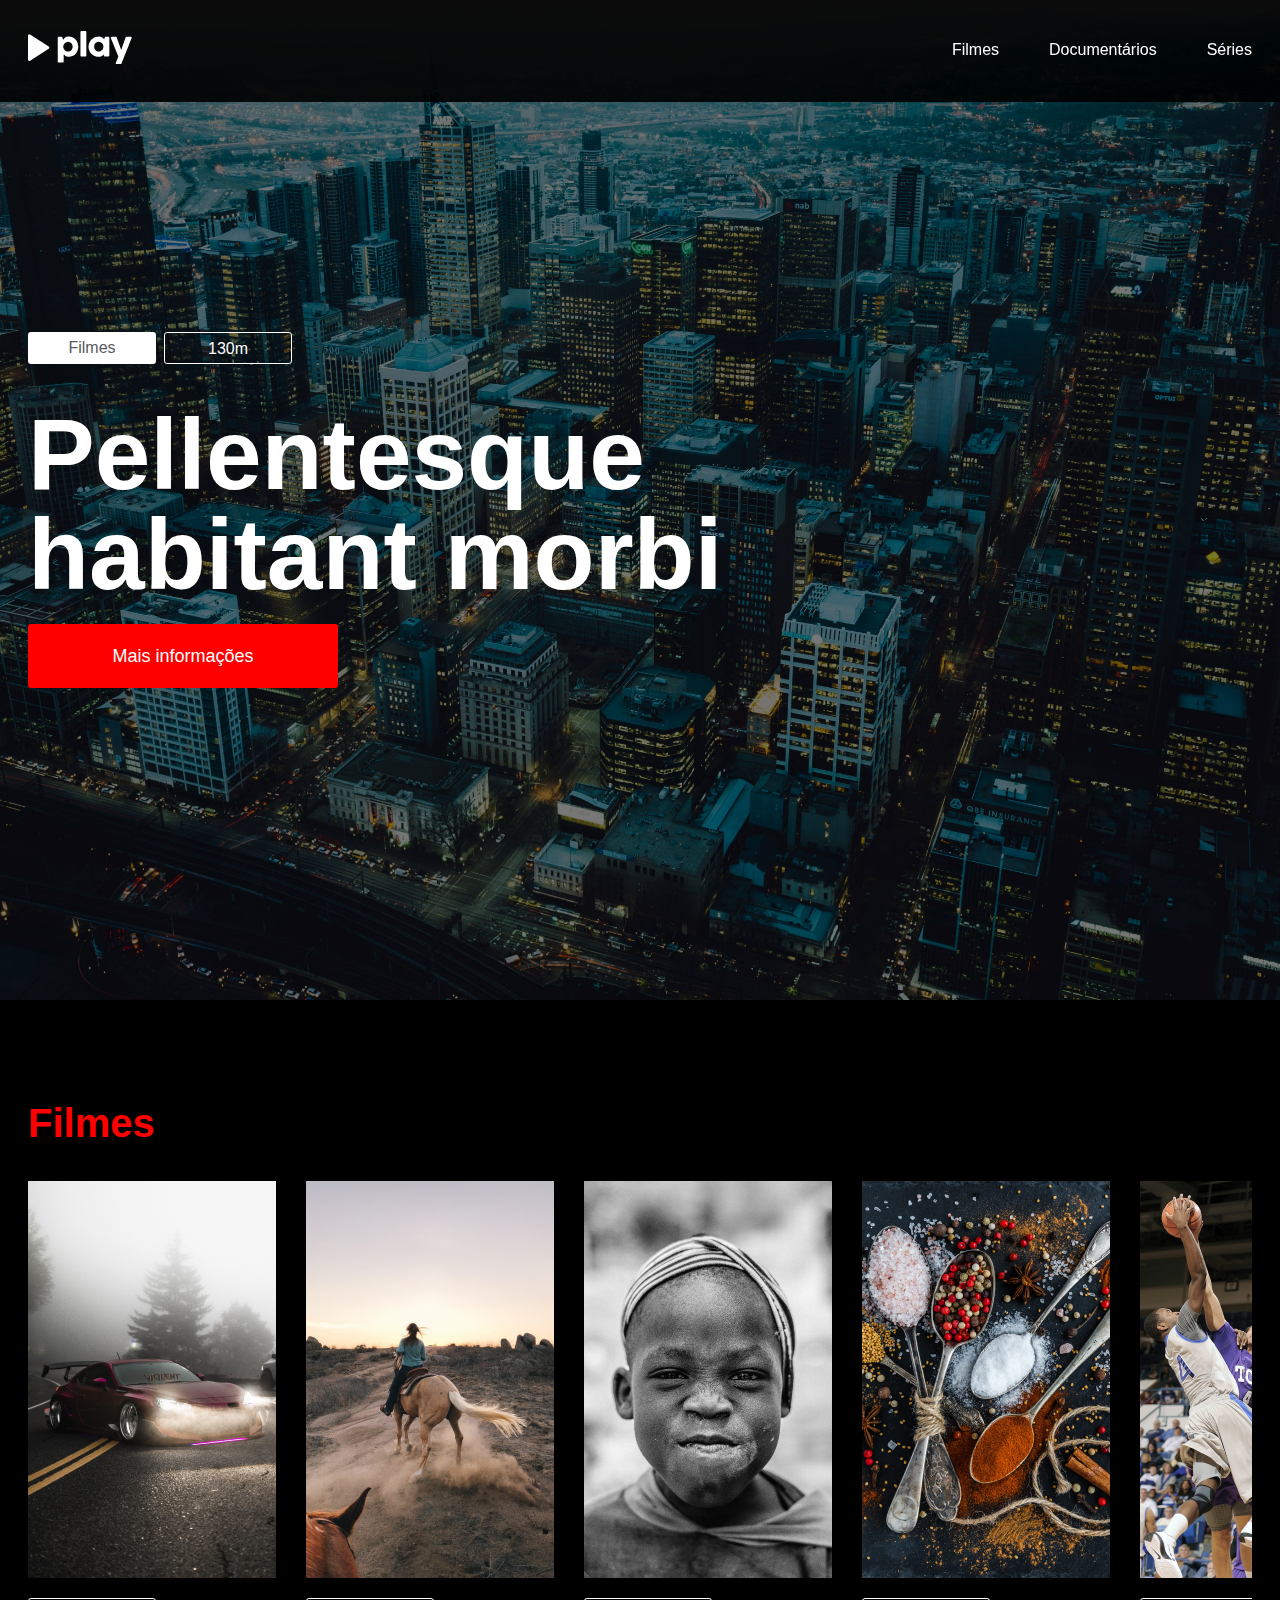
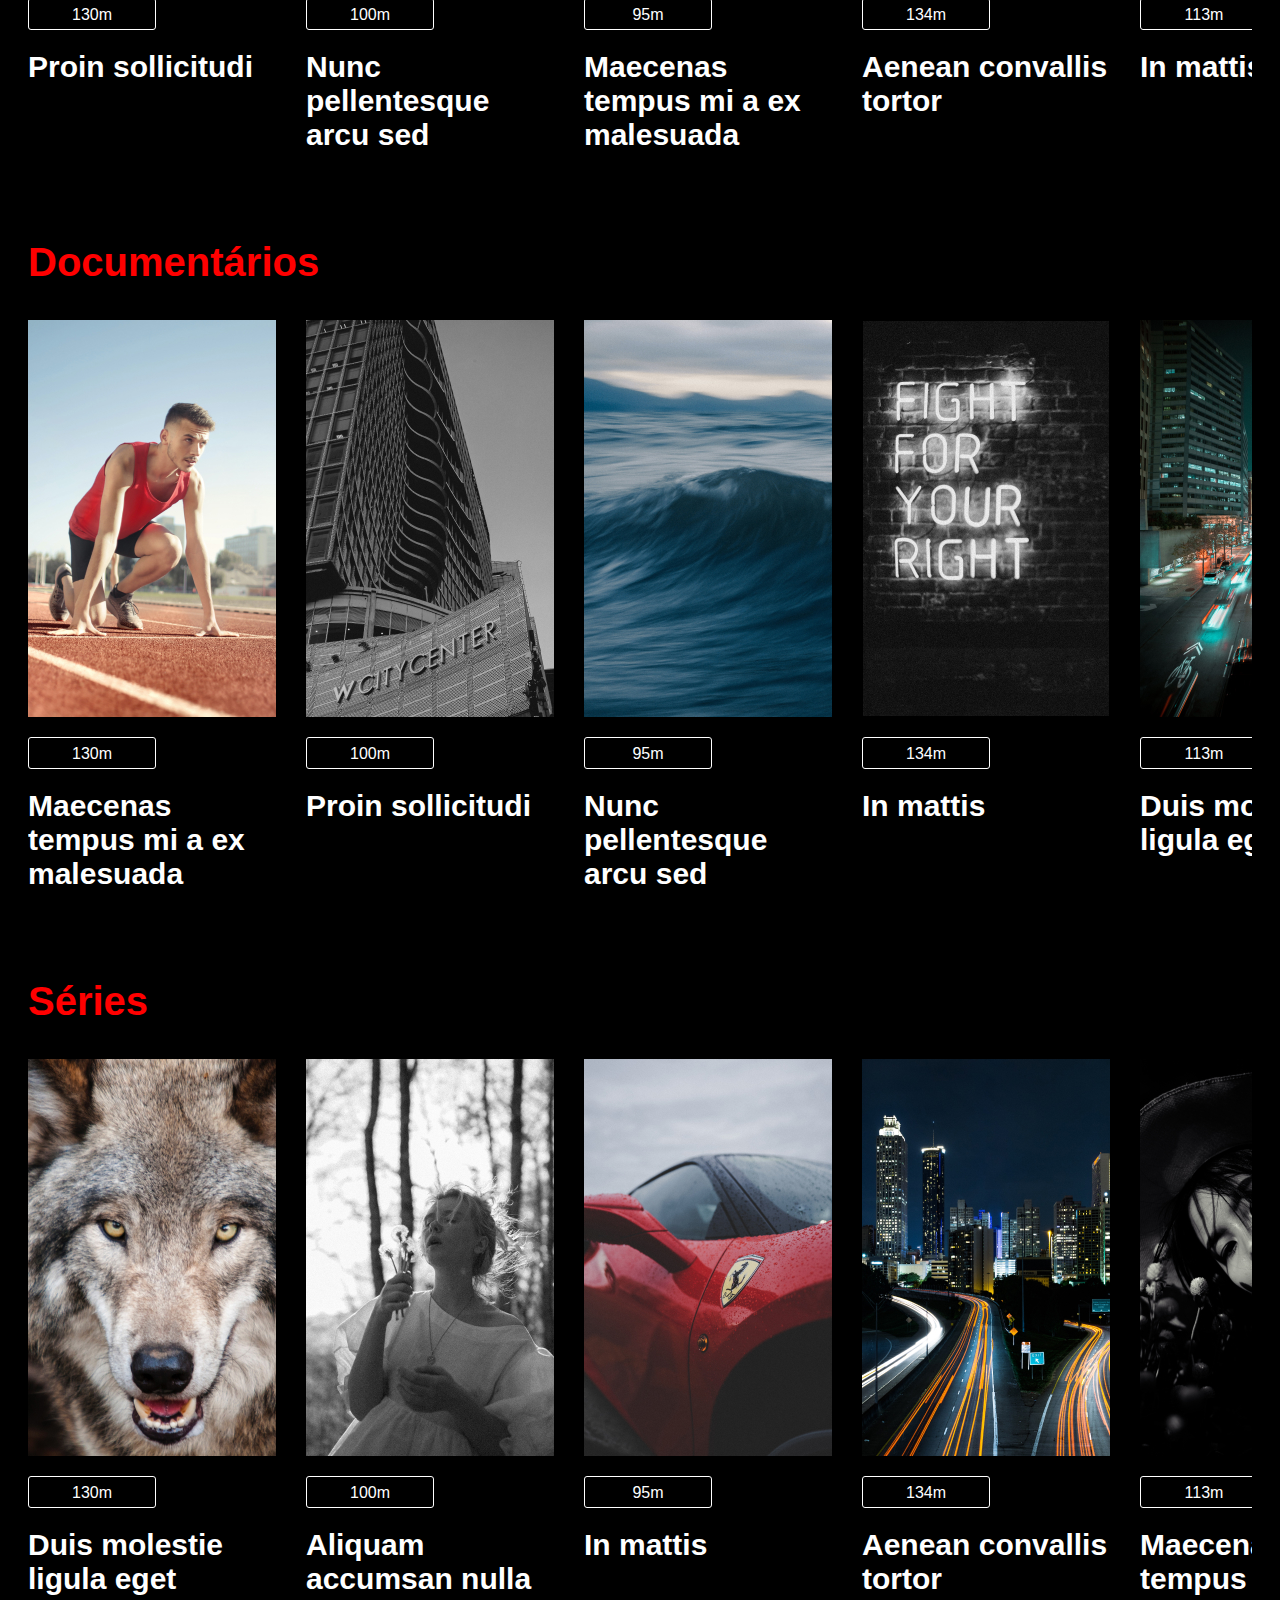
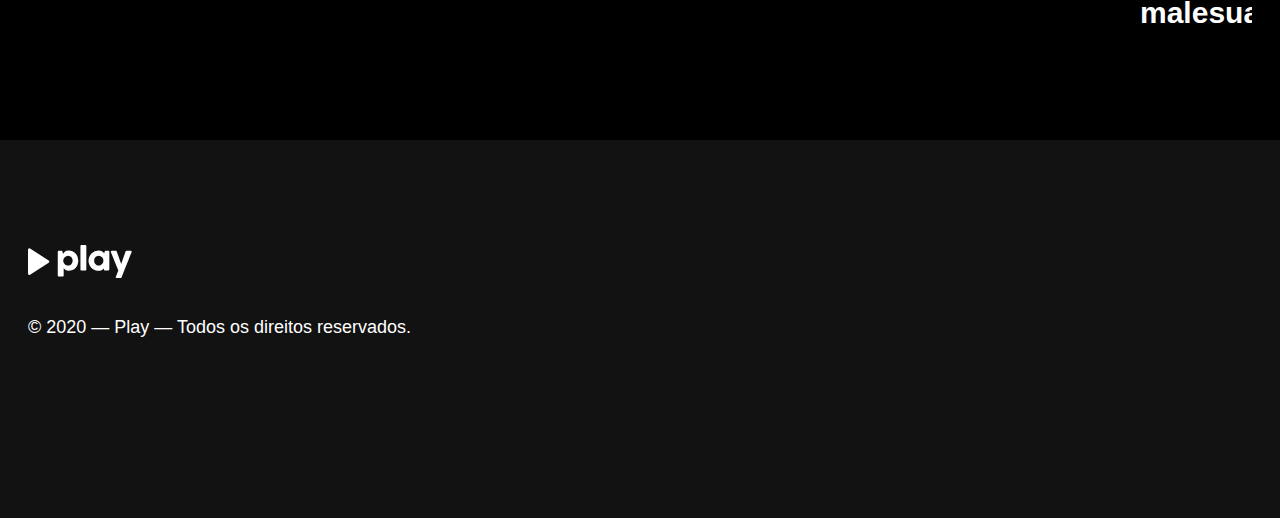
<file: index.html>
<!DOCTYPE html>
<html lang="pt-br">
<head>
    <meta charset="UTF-8">
    <meta name="viewport" content="width=device-width, initial-scale=1.0">
    <title>Play</title>
    <link rel="stylesheet" type="text/css" href="css/style.css" />
</head>
<body>
    
    <!-- INÍCIO DO HEADER -->
    <header class="cabecalho__principal">
        <div class="container__grid">
            <a class="cabecalho__logo" href="index.html">
                <svg xmlns="http://www.w3.org/2000/svg" width="103.742" height="33.244" viewBox="0 0 103.742 33.244"><defs><style>.a{fill:#fff;}</style></defs><g transform="translate(-623 -440.118)"><path class="a" d="M797.8,476.252a9.312,9.312,0,0,0-3.08-2.151,9.651,9.651,0,0,0-3.908-.782,5.914,5.914,0,0,0-2.043.31,5.324,5.324,0,0,0-1.439.781,5.773,5.773,0,0,0-1.045,1.053q-.441.58-.874,1.137l-.65-1.873q-.078-.247-.163-.456a1.616,1.616,0,0,0-.209-.371.861.861,0,0,0-.317-.255,1.126,1.126,0,0,0-.487-.093h-2.337a1.991,1.991,0,0,0-.418.046.958.958,0,0,0-.418.217,1.785,1.785,0,0,0-.286.371,1.01,1.01,0,0,0-.116.511v23.509a.909.909,0,0,0,.124.472,1.185,1.185,0,0,0,.31.348,1.52,1.52,0,0,0,.4.217,1.2,1.2,0,0,0,.4.077h3.544a1.081,1.081,0,0,0,.867-.325,1.171,1.171,0,0,0,.278-.789v-7.212q.418.464.851.929a5.961,5.961,0,0,0,1,.851,5.082,5.082,0,0,0,1.292.627,5.557,5.557,0,0,0,1.733.24,9.568,9.568,0,0,0,3.908-.789,9.406,9.406,0,0,0,3.08-2.159,9.917,9.917,0,0,0,2.02-3.227,11.346,11.346,0,0,0,0-7.994A9.941,9.941,0,0,0,797.8,476.252Zm-3.258,9.139a4.71,4.71,0,0,1-.913,1.555,4.365,4.365,0,0,1-1.408,1.045,4.19,4.19,0,0,1-1.811.387,4.755,4.755,0,0,1-1.9-.387,5.028,5.028,0,0,1-1.563-1.045,4.868,4.868,0,0,1-1.052-1.555,4.793,4.793,0,0,1-.387-1.919v-.232a4.647,4.647,0,0,1,.457-1.811,5.044,5.044,0,0,1,1.068-1.478,4.959,4.959,0,0,1,1.532-.99,4.771,4.771,0,0,1,1.849-.364,4.2,4.2,0,0,1,1.811.387,4.321,4.321,0,0,1,1.408,1.052,4.821,4.821,0,0,1,.913,1.555,5.44,5.44,0,0,1,.325,1.881A5.592,5.592,0,0,1,794.542,485.391Z" transform="translate(-127.253 -27.676)"/><path class="a" d="M921.97,440.443a1.154,1.154,0,0,0-.317-.24.733.733,0,0,0-.325-.085h-3.792a.984.984,0,0,0-.851.34,1.384,1.384,0,0,0-.248.836v23.122a1.376,1.376,0,0,0,.248.89,1.046,1.046,0,0,0,.851.3h3.59a1.23,1.23,0,0,0,.859-.3,1.141,1.141,0,0,0,.333-.89V441.294a1.127,1.127,0,0,0-.1-.48A1.382,1.382,0,0,0,921.97,440.443Z" transform="translate(-240.977 0)"/><path class="a" d="M985.4,473.814a.774.774,0,0,0-.4-.217,2.09,2.09,0,0,0-.4-.046h-2.306a2.289,2.289,0,0,0-.48.039.576.576,0,0,0-.286.155,1.114,1.114,0,0,0-.217.356q-.1.24-.255.627l-.449,1.408a6.9,6.9,0,0,0-.975-1.122,6.014,6.014,0,0,0-1.246-.89,6.832,6.832,0,0,0-1.517-.588,7.041,7.041,0,0,0-1.787-.217,10.025,10.025,0,0,0-7.151,2.933,10.185,10.185,0,0,0-2.151,3.219,10.081,10.081,0,0,0-.79,4,10.351,10.351,0,0,0,.356,2.732,10.088,10.088,0,0,0,2.584,4.488,9.933,9.933,0,0,0,4.45,2.592,10.128,10.128,0,0,0,2.7.356,5.971,5.971,0,0,0,1.524-.193,7.346,7.346,0,0,0,2.554-1.23,8.982,8.982,0,0,0,.952-.82l.2.7q.093.263.178.488a1.373,1.373,0,0,0,.209.379.8.8,0,0,0,.325.24,1.366,1.366,0,0,0,.526.085h3.049a2.087,2.087,0,0,0,.4-.046,1.214,1.214,0,0,0,.712-.6,1.377,1.377,0,0,0,.093-.5V474.7a1.245,1.245,0,0,0-.093-.5A.99.99,0,0,0,985.4,473.814Zm-5.866,11.569a4.663,4.663,0,0,1-1.029,1.54,4.928,4.928,0,0,1-1.548,1.029,4.859,4.859,0,0,1-1.927.379,4.348,4.348,0,0,1-1.834-.379,4.294,4.294,0,0,1-1.416-1.029,4.53,4.53,0,0,1-.906-1.54,5.848,5.848,0,0,1,0-3.8,4.869,4.869,0,0,1,.906-1.579,4.283,4.283,0,0,1,1.416-1.076,4.207,4.207,0,0,1,1.834-.395,4.7,4.7,0,0,1,1.927.395A4.888,4.888,0,0,1,978.5,480a5,5,0,0,1,1.029,1.579,5.042,5.042,0,0,1,0,3.8Z" transform="translate(-281.443 -27.676)"/><path class="a" d="M1119.732,475.512a.716.716,0,0,0-.348-.31,1.63,1.63,0,0,0-.681-.116h-3.978a1.331,1.331,0,0,0-.727.17,1.244,1.244,0,0,0-.434.665l-4.287,12.459-4.38-12.459a1.508,1.508,0,0,0-.371-.6.875.875,0,0,0-.635-.24h-3.823q-.821,0-1.06.441a1.209,1.209,0,0,0,.008,1.06l7.382,18.092-2.43,6.314a.613.613,0,0,0-.085.139.706.706,0,0,0-.054.31,1.122,1.122,0,0,0,.255.8,1.3,1.3,0,0,0,.952.271h3.575a.97.97,0,0,0,.681-.255,1.347,1.347,0,0,0,.387-.673l-.047.077q.217-.588.635-1.671t.983-2.515q.565-1.432,1.246-3.142t1.416-3.567q.735-1.857,1.509-3.784t1.524-3.792q.751-1.865,1.447-3.591t1.285-3.18a1.927,1.927,0,0,0,.124-.472A.72.72,0,0,0,1119.732,475.512Z" transform="translate(-393.066 -29.149)"/><path class="a" d="M643.69,472.192,625.051,460.21A1.331,1.331,0,0,0,623,461.33v23.964a1.331,1.331,0,0,0,2.051,1.12l18.639-11.982a1.331,1.331,0,0,0,0-2.24Z" transform="translate(0 -16.572)"/></g></svg>
            </a>

            <nav class="cabecalho__menu cabecalho__menuDesktop">
                <ul>
                    <li><a href="filmes.html">Filmes</a></li>
                    <li><a href="documentarios.html">Documentários</a></li>
                    <li><a href="series.html">Séries</a></li>
                </ul>
            </nav>
            
            <nav class="cabecalho__menu cabecalho__menuMobile">
                <ul>
                    <li>
                        <a href="filmes.html">
                            <svg xmlns="http://www.w3.org/2000/svg" width="24" height="16" viewBox="0 0 24 16"><defs><style>.a{fill:#fff;}</style></defs><path class="a" d="M23.458,6.111a1,1,0,0,0-1.039.075L17,10.057V7a3,3,0,0,0-3-3H3A3,3,0,0,0,0,7V17a3,3,0,0,0,3,3H14a3,3,0,0,0,3-3V13.943l5.419,3.87A.988.988,0,0,0,23,18a1.019,1.019,0,0,0,.458-.11A1,1,0,0,0,24,17V7A1,1,0,0,0,23.458,6.111ZM15,17a1,1,0,0,1-1,1H3a1,1,0,0,1-1-1V7A1,1,0,0,1,3,6H14a1,1,0,0,1,1,1Zm7-1.943L17.721,12,22,8.943Z" transform="translate(0 -4)"/></svg>
                            Filmes
                        </a>
                    </li>
                    <li>
                        <a href="documentarios.html">
                            <svg xmlns="http://www.w3.org/2000/svg" width="22" height="22" viewBox="0 0 22 22"><defs><style>.a{fill:#fff;}</style></defs><path class="a" d="M19.82,1H4.18A3.184,3.184,0,0,0,1,4.18V19.82A3.184,3.184,0,0,0,4.18,23H19.82A3.184,3.184,0,0,0,23,19.82V4.18A3.184,3.184,0,0,0,19.82,1ZM18,8h3v3H18Zm-2,3H8V3h8ZM6,11H3V8H6ZM3,13H6v3H3Zm5,0h8v8H8Zm10,0h3v3H18Zm3-8.82V6H18V3h1.82A1.181,1.181,0,0,1,21,4.18ZM4.18,3H6V6H3V4.18A1.181,1.181,0,0,1,4.18,3ZM3,19.82V18H6v3H4.18A1.181,1.181,0,0,1,3,19.82ZM19.82,21H18V18h3v1.82A1.181,1.181,0,0,1,19.82,21Z" transform="translate(-1 -1)"/></svg>
                            Documentários
                        </a>
                    </li>
                    <li>
                        <a href="series.html">
                            <svg xmlns="http://www.w3.org/2000/svg" width="22" height="22" viewBox="0 0 22 22"><defs><style>.a{fill:#fff;}</style></defs><g transform="translate(-1 -1)"><path class="a" d="M12,1A11,11,0,1,0,23,12,11.013,11.013,0,0,0,12,1Zm0,20a9,9,0,1,1,9-9A9.01,9.01,0,0,1,12,21Z"/><path class="a" d="M16.555,11.168l-6-4A1,1,0,0,0,9,8v8a1,1,0,0,0,1.555.832l6-4a1,1,0,0,0,0-1.664ZM11,14.132V9.869L14.2,12Z"/></g></svg>
                            Séries
                        </a>
                    </li>
                </ul>
            </nav>
        </div>
    </header>
    <!-- FIM DO HEADER -->

    <!-- INÍCIO DO BANNER -->
    <section class="section__banner">
        <div class="container__grid">
            <ul class="informacoes__video">
                <li class="categoria__video">Filmes</li>
                <li class="duracao__video">130m</li>
            </ul>
            <h1>
                Pellentesque habitant morbi
            </h1>
            <button>Mais informações</button>
        </div>
    </section>
    <!-- FIM DO BANNER -->

    <div class="container__grid padding">
        <!-- INÍCIO FILMES -->
        <section class="section__videos">
            <h1 class="titulo">Filmes</h1>
            <div class="filmes__carrossel">
                <ul>
                    <li>
                        <img src="imagens/thumbs/filmes/imagem-carro.jpg" alt="" />
                        <p class="duracao__video">130m</p>
                        <h2 class="titulo__video">Proin sollicitudi</h2>
                    </li>
                    <li>
                        <img src="imagens/thumbs/filmes/imagem-mulher-no-cavalo.jpg" alt="" />
                        <p class="duracao__video">100m</p>
                        <h2 class="titulo__video">Nunc pellentesque arcu sed</h2>
                    </li>
                    <li>
                        <img src="imagens/thumbs/filmes/imagem-crianca.jpg" alt="" />
                        <p class="duracao__video">95m</p>
                        <h2 class="titulo__video">Maecenas tempus mi a ex malesuada</h2>
                    </li>
                    <li>
                        <img src="imagens/thumbs/filmes/imagem-temperos.jpg" alt="" />
                        <p class="duracao__video">134m</p>
                        <h2 class="titulo__video">Aenean convallis tortor</h2>
                    </li>
                    <li>
                        <img src="imagens/thumbs/filmes/imagem-jogadores-de-basquete.jpg" alt="" />
                        <p class="duracao__video">113m</p>
                        <h2 class="titulo__video">In mattis</h2>
                    </li>
                    <li>
                        <img src="imagens/thumbs/filmes/imagem-rochas.jpg" alt="" />
                        <p class="duracao__video">121m</p>
                        <h2 class="titulo__video">Aliquam accumsan nulla</h2>
                    </li>
                    <li>
                        <img src="imagens/thumbs/filmes/imagem-carro-de-corrida.jpg" alt="" />
                        <p class="duracao__video">130m</p>
                        <h2 class="titulo__video">Duis molestie ligula aget</h2>
                    </li>
                    <li>
                        <img src="imagens/thumbs/filmes/imagem-mulher-de-cabelo-rosa.jpg" alt="" />
                        <p class="duracao__video">130m</p>
                        <h2 class="titulo__video">Etiam maximus lorem</h2>
                    </li>
                    <li>
                        <img src="imagens/thumbs/filmes/imagem-olho-cor-verde.jpg" alt="" />
                        <p class="duracao__video">130m</p>
                        <h2 class="titulo__video">Duis commodo orci</h2>
                    </li>
                </ul>
            </div>
        </section>
        <!-- FIM FILME -->

        <!-- INÍCIO DOCUMENTÁRIOS -->
        <section class="section__videos">
            <h1 class="titulo">Documentários</h1>
            <div class="filmes__carrossel">
                <ul>
                    <li>
                        <img src="imagens/thumbs/documentarios/imagem-atleta.jpg" alt="" />
                        <p class="duracao__video">130m</p>
                        <h2 class="titulo__video">Maecenas tempus mi a ex malesuada</h2>
                    </li>
                    <li>
                        <img src="imagens/thumbs/documentarios/imagem-predio.jpg" alt="" />
                        <p class="duracao__video">100m</p>
                        <h2 class="titulo__video">Proin sollicitudi</h2>
                    </li>
                    <li>
                        <img src="imagens/thumbs/documentarios/imagem-rio.jpg" alt="" />
                        <p class="duracao__video">95m</p>
                        <h2 class="titulo__video">Nunc pellentesque arcu sed</h2>
                    </li>
                    <li>
                        <img src="imagens/thumbs/documentarios/imagem-letras.jpg" alt="" />
                        <p class="duracao__video">134m</p>
                        <h2 class="titulo__video">In mattis</h2>
                    </li>
                    <li>
                        <img src="imagens/thumbs/documentarios/imagem-avenida.jpg" alt="" />
                        <p class="duracao__video">113m</p>
                        <h2 class="titulo__video">Duis molestie ligula eget</h2>
                    </li>
                    <li>
                        <img src="imagens/thumbs/documentarios/imagem-mulher-1.jpg" alt="" />
                        <p class="duracao__video">121m</p>
                        <h2 class="titulo__video">Aenean convallis tortor</h2>
                    </li>
                    <li>
                        <img src="imagens/thumbs/documentarios/imagem-mulher-2.jpg" alt="" />
                        <p class="duracao__video">130m</p>
                        <h2 class="titulo__video">Aliquam accumsan nulla</h2>
                    </li>
                    <li>
                        <img src="imagens/thumbs/documentarios/imagem-mulher-3.jpg" alt="" />
                        <p class="duracao__video">130m</p>
                        <h2 class="titulo__video">Etiam maximus lorem</h2>
                    </li>
                    <li>
                        <img src="imagens/thumbs/documentarios/imagem-folha-palmeira.jpg" alt="" />
                        <p class="duracao__video">130m</p>
                        <h2 class="titulo__video">Duis commodo orci</h2>
                    </li>
                </ul>
            </div>
        </section>
        <!-- FIM DOCUMENTŔIOS -->
        
        <!-- INÍCIO SÉRIES -->
        <section class="section__videos">
            <h1 class="titulo">Séries</h1>
            <div class="filmes__carrossel">
                <ul>
                    <li>
                        <img src="imagens/thumbs/series/imagem-lobo.jpg" alt="" />
                        <p class="duracao__video">130m</p>
                        <h2 class="titulo__video">Duis molestie ligula eget</h2>
                    </li>
                    <li>
                        <img src="imagens/thumbs/series/imagem-mulher-1.jpg" alt="" />
                        <p class="duracao__video">100m</p>
                        <h2 class="titulo__video">Aliquam accumsan nulla</h2>
                    </li>
                    <li>
                        <img src="imagens/thumbs/series/imagem-ferrari.jpg" alt="" />
                        <p class="duracao__video">95m</p>
                        <h2 class="titulo__video">In mattis</h2>
                    </li>
                    <li>
                        <img src="imagens/thumbs/series/imagem-avenida.jpg" alt="" />
                        <p class="duracao__video">134m</p>
                        <h2 class="titulo__video">Aenean convallis tortor</h2>
                    </li>
                    <li>
                        <img src="imagens/thumbs/series/imagem-mulher-2.jpg" alt="" />
                        <p class="duracao__video">113m</p>
                        <h2 class="titulo__video">Maecenas tempus mi a ex malesuada</h2>
                    </li>
                    <li>
                        <img src="imagens/thumbs/series/imagem-carro-vermelho.jpg" alt="" />
                        <p class="duracao__video">121m</p>
                        <h2 class="titulo__video">Nunc pellentesque arcu sed</h2>
                    </li>
                    <li>
                        <img src="imagens/thumbs/series/imagem-tunel.jpg" alt="" />
                        <p class="duracao__video">130m</p>
                        <h2 class="titulo__video">Proin sollicitudi</h2>
                    </li>
                    <li>
                        <img src="imagens/thumbs/series/imagem-golfinhos.jpg" alt="" />
                        <p class="duracao__video">130m</p>
                        <h2 class="titulo__video">Etiam maximus lorem</h2>
                    </li>
                    <li>
                        <img src="imagens/thumbs/series/imagem-mulher-3.jpg" alt="" />
                        <p class="duracao__video">130m</p>
                        <h2 class="titulo__video">Duis commodo orci</h2>
                    </li>
                </ul>
            </div>
        </section>
        <!-- FIM SÉRIES -->
    </div>

    <!-- INÍCIO RODAPÉ -->
    <footer class="secao__rodape">
        <div class="container__grid">
            <a href="">
                <svg xmlns="http://www.w3.org/2000/svg" width="103.742" height="33.244" viewBox="0 0 103.742 33.244"><defs><style>.a{fill:#fff;}</style></defs><g transform="translate(-623 -440.118)"><path class="a" d="M797.8,476.252a9.312,9.312,0,0,0-3.08-2.151,9.651,9.651,0,0,0-3.908-.782,5.914,5.914,0,0,0-2.043.31,5.324,5.324,0,0,0-1.439.781,5.773,5.773,0,0,0-1.045,1.053q-.441.58-.874,1.137l-.65-1.873q-.078-.247-.163-.456a1.616,1.616,0,0,0-.209-.371.861.861,0,0,0-.317-.255,1.126,1.126,0,0,0-.487-.093h-2.337a1.991,1.991,0,0,0-.418.046.958.958,0,0,0-.418.217,1.785,1.785,0,0,0-.286.371,1.01,1.01,0,0,0-.116.511v23.509a.909.909,0,0,0,.124.472,1.185,1.185,0,0,0,.31.348,1.52,1.52,0,0,0,.4.217,1.2,1.2,0,0,0,.4.077h3.544a1.081,1.081,0,0,0,.867-.325,1.171,1.171,0,0,0,.278-.789v-7.212q.418.464.851.929a5.961,5.961,0,0,0,1,.851,5.082,5.082,0,0,0,1.292.627,5.557,5.557,0,0,0,1.733.24,9.568,9.568,0,0,0,3.908-.789,9.406,9.406,0,0,0,3.08-2.159,9.917,9.917,0,0,0,2.02-3.227,11.346,11.346,0,0,0,0-7.994A9.941,9.941,0,0,0,797.8,476.252Zm-3.258,9.139a4.71,4.71,0,0,1-.913,1.555,4.365,4.365,0,0,1-1.408,1.045,4.19,4.19,0,0,1-1.811.387,4.755,4.755,0,0,1-1.9-.387,5.028,5.028,0,0,1-1.563-1.045,4.868,4.868,0,0,1-1.052-1.555,4.793,4.793,0,0,1-.387-1.919v-.232a4.647,4.647,0,0,1,.457-1.811,5.044,5.044,0,0,1,1.068-1.478,4.959,4.959,0,0,1,1.532-.99,4.771,4.771,0,0,1,1.849-.364,4.2,4.2,0,0,1,1.811.387,4.321,4.321,0,0,1,1.408,1.052,4.821,4.821,0,0,1,.913,1.555,5.44,5.44,0,0,1,.325,1.881A5.592,5.592,0,0,1,794.542,485.391Z" transform="translate(-127.253 -27.676)"/><path class="a" d="M921.97,440.443a1.154,1.154,0,0,0-.317-.24.733.733,0,0,0-.325-.085h-3.792a.984.984,0,0,0-.851.34,1.384,1.384,0,0,0-.248.836v23.122a1.376,1.376,0,0,0,.248.89,1.046,1.046,0,0,0,.851.3h3.59a1.23,1.23,0,0,0,.859-.3,1.141,1.141,0,0,0,.333-.89V441.294a1.127,1.127,0,0,0-.1-.48A1.382,1.382,0,0,0,921.97,440.443Z" transform="translate(-240.977 0)"/><path class="a" d="M985.4,473.814a.774.774,0,0,0-.4-.217,2.09,2.09,0,0,0-.4-.046h-2.306a2.289,2.289,0,0,0-.48.039.576.576,0,0,0-.286.155,1.114,1.114,0,0,0-.217.356q-.1.24-.255.627l-.449,1.408a6.9,6.9,0,0,0-.975-1.122,6.014,6.014,0,0,0-1.246-.89,6.832,6.832,0,0,0-1.517-.588,7.041,7.041,0,0,0-1.787-.217,10.025,10.025,0,0,0-7.151,2.933,10.185,10.185,0,0,0-2.151,3.219,10.081,10.081,0,0,0-.79,4,10.351,10.351,0,0,0,.356,2.732,10.088,10.088,0,0,0,2.584,4.488,9.933,9.933,0,0,0,4.45,2.592,10.128,10.128,0,0,0,2.7.356,5.971,5.971,0,0,0,1.524-.193,7.346,7.346,0,0,0,2.554-1.23,8.982,8.982,0,0,0,.952-.82l.2.7q.093.263.178.488a1.373,1.373,0,0,0,.209.379.8.8,0,0,0,.325.24,1.366,1.366,0,0,0,.526.085h3.049a2.087,2.087,0,0,0,.4-.046,1.214,1.214,0,0,0,.712-.6,1.377,1.377,0,0,0,.093-.5V474.7a1.245,1.245,0,0,0-.093-.5A.99.99,0,0,0,985.4,473.814Zm-5.866,11.569a4.663,4.663,0,0,1-1.029,1.54,4.928,4.928,0,0,1-1.548,1.029,4.859,4.859,0,0,1-1.927.379,4.348,4.348,0,0,1-1.834-.379,4.294,4.294,0,0,1-1.416-1.029,4.53,4.53,0,0,1-.906-1.54,5.848,5.848,0,0,1,0-3.8,4.869,4.869,0,0,1,.906-1.579,4.283,4.283,0,0,1,1.416-1.076,4.207,4.207,0,0,1,1.834-.395,4.7,4.7,0,0,1,1.927.395A4.888,4.888,0,0,1,978.5,480a5,5,0,0,1,1.029,1.579,5.042,5.042,0,0,1,0,3.8Z" transform="translate(-281.443 -27.676)"/><path class="a" d="M1119.732,475.512a.716.716,0,0,0-.348-.31,1.63,1.63,0,0,0-.681-.116h-3.978a1.331,1.331,0,0,0-.727.17,1.244,1.244,0,0,0-.434.665l-4.287,12.459-4.38-12.459a1.508,1.508,0,0,0-.371-.6.875.875,0,0,0-.635-.24h-3.823q-.821,0-1.06.441a1.209,1.209,0,0,0,.008,1.06l7.382,18.092-2.43,6.314a.613.613,0,0,0-.085.139.706.706,0,0,0-.054.31,1.122,1.122,0,0,0,.255.8,1.3,1.3,0,0,0,.952.271h3.575a.97.97,0,0,0,.681-.255,1.347,1.347,0,0,0,.387-.673l-.047.077q.217-.588.635-1.671t.983-2.515q.565-1.432,1.246-3.142t1.416-3.567q.735-1.857,1.509-3.784t1.524-3.792q.751-1.865,1.447-3.591t1.285-3.18a1.927,1.927,0,0,0,.124-.472A.72.72,0,0,0,1119.732,475.512Z" transform="translate(-393.066 -29.149)"/><path class="a" d="M643.69,472.192,625.051,460.21A1.331,1.331,0,0,0,623,461.33v23.964a1.331,1.331,0,0,0,2.051,1.12l18.639-11.982a1.331,1.331,0,0,0,0-2.24Z" transform="translate(0 -16.572)"/></g></svg>
            </a>
            <p>© 2020 — Play — Todos os direitos reservados.</p>
        </div>
    </footer>
    <!-- FIM RODAPÉ -->

</body>
</html>
</file>
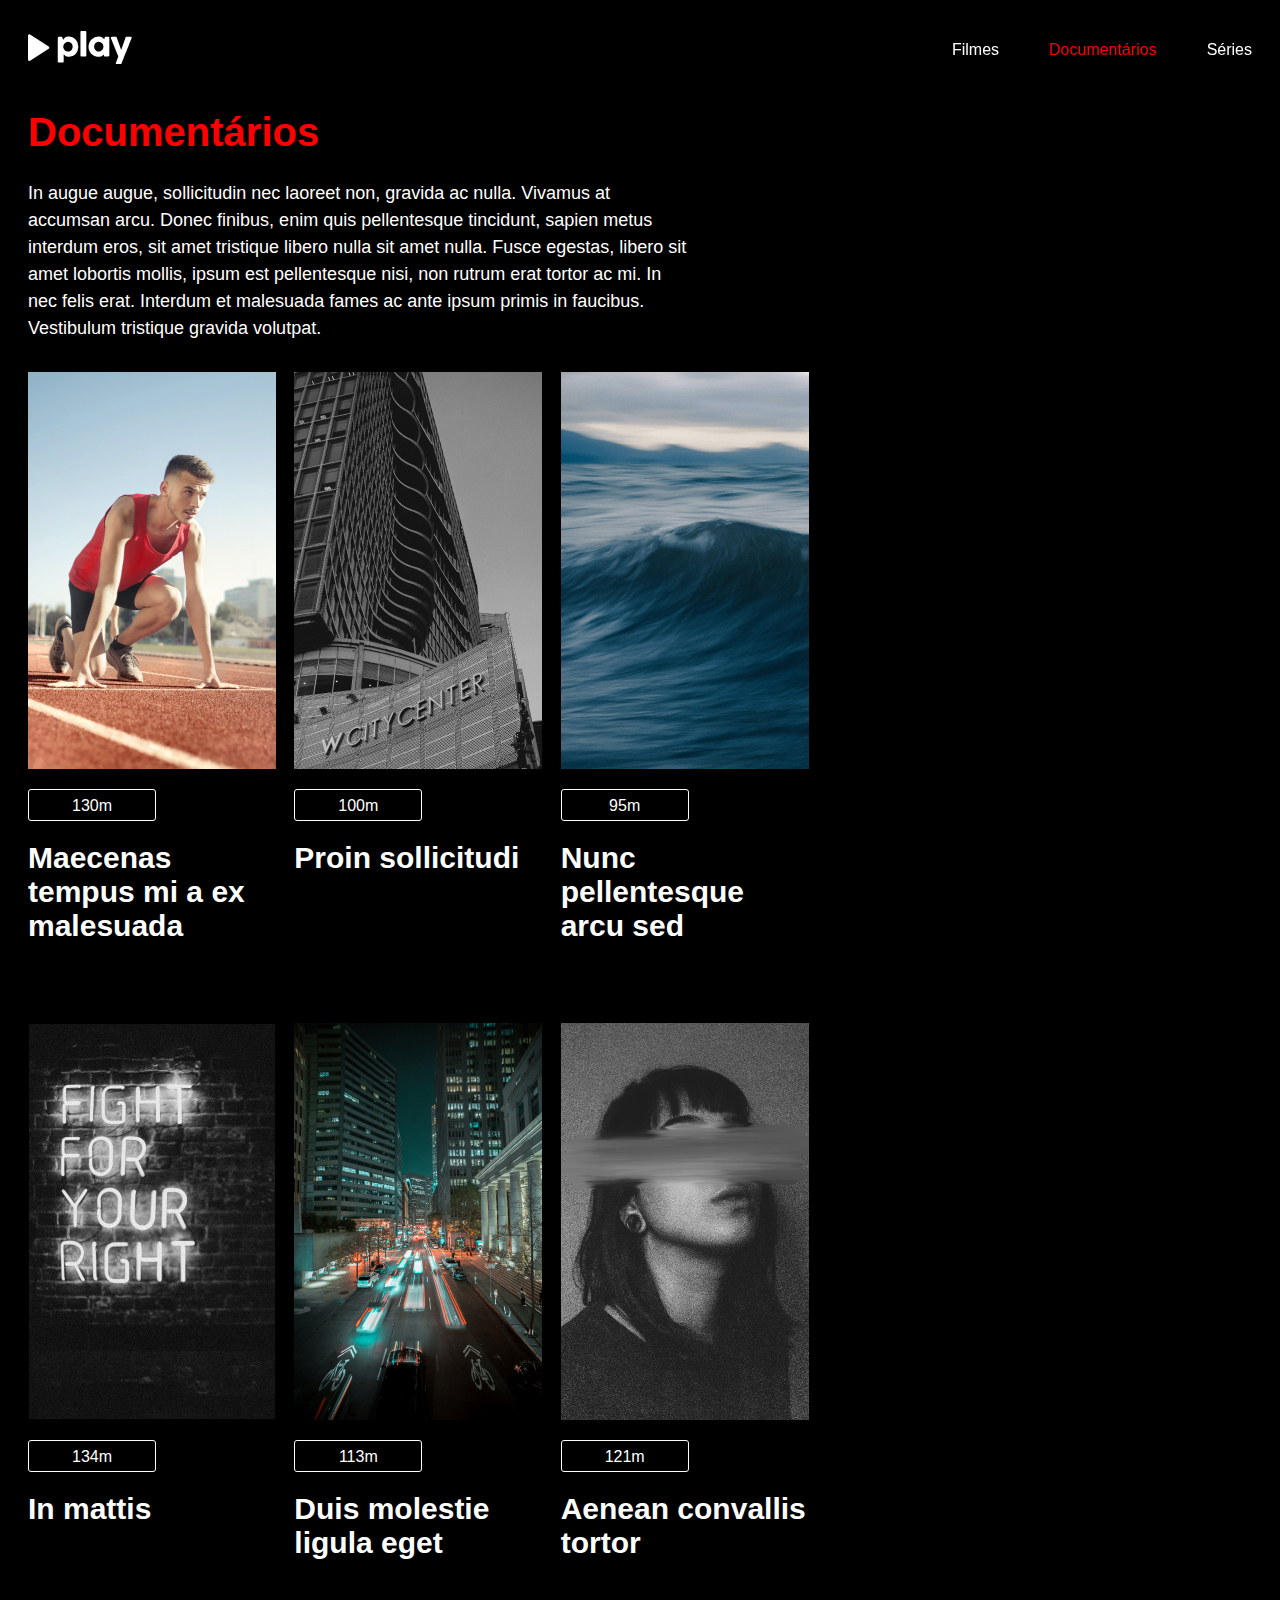
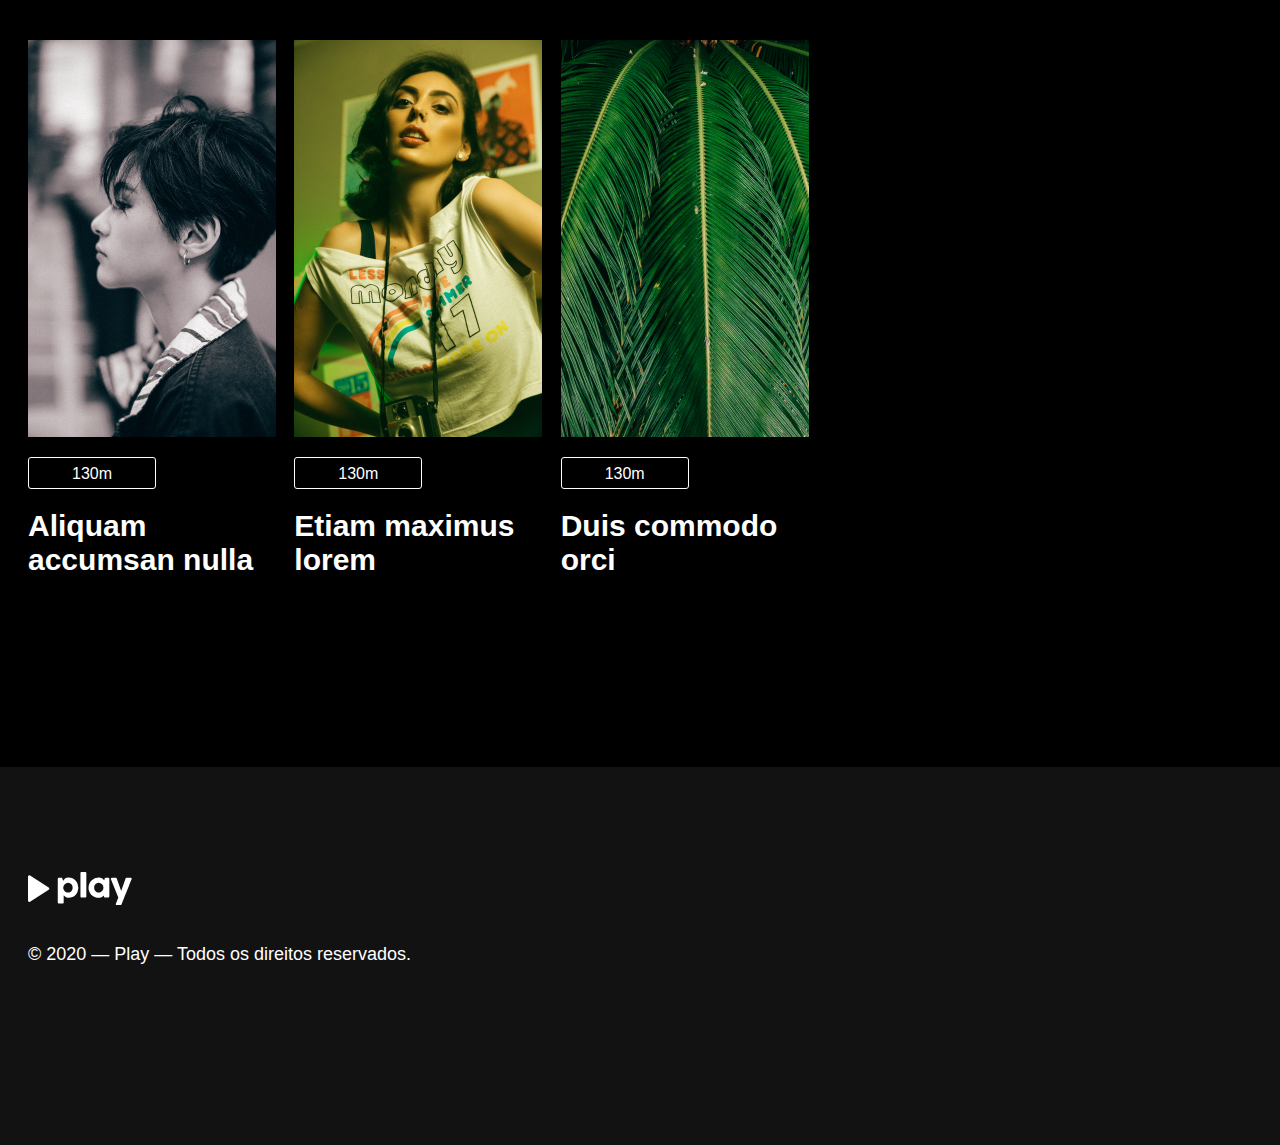
<file: documentarios.html>
<!DOCTYPE html>
<html lang="pt-br">
<head>
    <meta charset="UTF-8">
    <meta name="viewport" content="width=device-width, initial-scale=1.0">
    <title>Play</title>
    <link rel="stylesheet" type="text/css" href="css/style.css" />
</head>
<body>
    
    <!-- INÍCIO DO HEADER -->
    <header class="cabecalho__principal">
        <div class="container__grid">
            <a class="cabecalho__logo" href="index.html">
                <svg xmlns="http://www.w3.org/2000/svg" width="103.742" height="33.244" viewBox="0 0 103.742 33.244"><defs><style>.a{fill:#fff;}</style></defs><g transform="translate(-623 -440.118)"><path class="a" d="M797.8,476.252a9.312,9.312,0,0,0-3.08-2.151,9.651,9.651,0,0,0-3.908-.782,5.914,5.914,0,0,0-2.043.31,5.324,5.324,0,0,0-1.439.781,5.773,5.773,0,0,0-1.045,1.053q-.441.58-.874,1.137l-.65-1.873q-.078-.247-.163-.456a1.616,1.616,0,0,0-.209-.371.861.861,0,0,0-.317-.255,1.126,1.126,0,0,0-.487-.093h-2.337a1.991,1.991,0,0,0-.418.046.958.958,0,0,0-.418.217,1.785,1.785,0,0,0-.286.371,1.01,1.01,0,0,0-.116.511v23.509a.909.909,0,0,0,.124.472,1.185,1.185,0,0,0,.31.348,1.52,1.52,0,0,0,.4.217,1.2,1.2,0,0,0,.4.077h3.544a1.081,1.081,0,0,0,.867-.325,1.171,1.171,0,0,0,.278-.789v-7.212q.418.464.851.929a5.961,5.961,0,0,0,1,.851,5.082,5.082,0,0,0,1.292.627,5.557,5.557,0,0,0,1.733.24,9.568,9.568,0,0,0,3.908-.789,9.406,9.406,0,0,0,3.08-2.159,9.917,9.917,0,0,0,2.02-3.227,11.346,11.346,0,0,0,0-7.994A9.941,9.941,0,0,0,797.8,476.252Zm-3.258,9.139a4.71,4.71,0,0,1-.913,1.555,4.365,4.365,0,0,1-1.408,1.045,4.19,4.19,0,0,1-1.811.387,4.755,4.755,0,0,1-1.9-.387,5.028,5.028,0,0,1-1.563-1.045,4.868,4.868,0,0,1-1.052-1.555,4.793,4.793,0,0,1-.387-1.919v-.232a4.647,4.647,0,0,1,.457-1.811,5.044,5.044,0,0,1,1.068-1.478,4.959,4.959,0,0,1,1.532-.99,4.771,4.771,0,0,1,1.849-.364,4.2,4.2,0,0,1,1.811.387,4.321,4.321,0,0,1,1.408,1.052,4.821,4.821,0,0,1,.913,1.555,5.44,5.44,0,0,1,.325,1.881A5.592,5.592,0,0,1,794.542,485.391Z" transform="translate(-127.253 -27.676)"/><path class="a" d="M921.97,440.443a1.154,1.154,0,0,0-.317-.24.733.733,0,0,0-.325-.085h-3.792a.984.984,0,0,0-.851.34,1.384,1.384,0,0,0-.248.836v23.122a1.376,1.376,0,0,0,.248.89,1.046,1.046,0,0,0,.851.3h3.59a1.23,1.23,0,0,0,.859-.3,1.141,1.141,0,0,0,.333-.89V441.294a1.127,1.127,0,0,0-.1-.48A1.382,1.382,0,0,0,921.97,440.443Z" transform="translate(-240.977 0)"/><path class="a" d="M985.4,473.814a.774.774,0,0,0-.4-.217,2.09,2.09,0,0,0-.4-.046h-2.306a2.289,2.289,0,0,0-.48.039.576.576,0,0,0-.286.155,1.114,1.114,0,0,0-.217.356q-.1.24-.255.627l-.449,1.408a6.9,6.9,0,0,0-.975-1.122,6.014,6.014,0,0,0-1.246-.89,6.832,6.832,0,0,0-1.517-.588,7.041,7.041,0,0,0-1.787-.217,10.025,10.025,0,0,0-7.151,2.933,10.185,10.185,0,0,0-2.151,3.219,10.081,10.081,0,0,0-.79,4,10.351,10.351,0,0,0,.356,2.732,10.088,10.088,0,0,0,2.584,4.488,9.933,9.933,0,0,0,4.45,2.592,10.128,10.128,0,0,0,2.7.356,5.971,5.971,0,0,0,1.524-.193,7.346,7.346,0,0,0,2.554-1.23,8.982,8.982,0,0,0,.952-.82l.2.7q.093.263.178.488a1.373,1.373,0,0,0,.209.379.8.8,0,0,0,.325.24,1.366,1.366,0,0,0,.526.085h3.049a2.087,2.087,0,0,0,.4-.046,1.214,1.214,0,0,0,.712-.6,1.377,1.377,0,0,0,.093-.5V474.7a1.245,1.245,0,0,0-.093-.5A.99.99,0,0,0,985.4,473.814Zm-5.866,11.569a4.663,4.663,0,0,1-1.029,1.54,4.928,4.928,0,0,1-1.548,1.029,4.859,4.859,0,0,1-1.927.379,4.348,4.348,0,0,1-1.834-.379,4.294,4.294,0,0,1-1.416-1.029,4.53,4.53,0,0,1-.906-1.54,5.848,5.848,0,0,1,0-3.8,4.869,4.869,0,0,1,.906-1.579,4.283,4.283,0,0,1,1.416-1.076,4.207,4.207,0,0,1,1.834-.395,4.7,4.7,0,0,1,1.927.395A4.888,4.888,0,0,1,978.5,480a5,5,0,0,1,1.029,1.579,5.042,5.042,0,0,1,0,3.8Z" transform="translate(-281.443 -27.676)"/><path class="a" d="M1119.732,475.512a.716.716,0,0,0-.348-.31,1.63,1.63,0,0,0-.681-.116h-3.978a1.331,1.331,0,0,0-.727.17,1.244,1.244,0,0,0-.434.665l-4.287,12.459-4.38-12.459a1.508,1.508,0,0,0-.371-.6.875.875,0,0,0-.635-.24h-3.823q-.821,0-1.06.441a1.209,1.209,0,0,0,.008,1.06l7.382,18.092-2.43,6.314a.613.613,0,0,0-.085.139.706.706,0,0,0-.054.31,1.122,1.122,0,0,0,.255.8,1.3,1.3,0,0,0,.952.271h3.575a.97.97,0,0,0,.681-.255,1.347,1.347,0,0,0,.387-.673l-.047.077q.217-.588.635-1.671t.983-2.515q.565-1.432,1.246-3.142t1.416-3.567q.735-1.857,1.509-3.784t1.524-3.792q.751-1.865,1.447-3.591t1.285-3.18a1.927,1.927,0,0,0,.124-.472A.72.72,0,0,0,1119.732,475.512Z" transform="translate(-393.066 -29.149)"/><path class="a" d="M643.69,472.192,625.051,460.21A1.331,1.331,0,0,0,623,461.33v23.964a1.331,1.331,0,0,0,2.051,1.12l18.639-11.982a1.331,1.331,0,0,0,0-2.24Z" transform="translate(0 -16.572)"/></g></svg>
            </a>

            <nav class="cabecalho__menu cabecalho__menuDesktop">
                <ul>
                    <li><a href="filmes.html">Filmes</a></li>
                    <li><a class="ativo" href="documentarios.html">Documentários</a></li>
                    <li><a href="series.html">Séries</a></li>
                </ul>
            </nav>

            <nav class="cabecalho__menu cabecalho__menuMobile">
                <ul>
                    <li>
                        <a href="filmes.html">
                            <svg xmlns="http://www.w3.org/2000/svg" width="24" height="16" viewBox="0 0 24 16"><defs><style>.a{fill:#fff;}</style></defs><path class="a" d="M23.458,6.111a1,1,0,0,0-1.039.075L17,10.057V7a3,3,0,0,0-3-3H3A3,3,0,0,0,0,7V17a3,3,0,0,0,3,3H14a3,3,0,0,0,3-3V13.943l5.419,3.87A.988.988,0,0,0,23,18a1.019,1.019,0,0,0,.458-.11A1,1,0,0,0,24,17V7A1,1,0,0,0,23.458,6.111ZM15,17a1,1,0,0,1-1,1H3a1,1,0,0,1-1-1V7A1,1,0,0,1,3,6H14a1,1,0,0,1,1,1Zm7-1.943L17.721,12,22,8.943Z" transform="translate(0 -4)"/></svg>
                            Filmes
                        </a>
                    </li>
                    <li>
                        <a class="ativo" href="documentarios.html">
                            <svg xmlns="http://www.w3.org/2000/svg" width="22" height="22" viewBox="0 0 22 22"><defs><style>.a{fill:#fff;}</style></defs><path class="a" d="M19.82,1H4.18A3.184,3.184,0,0,0,1,4.18V19.82A3.184,3.184,0,0,0,4.18,23H19.82A3.184,3.184,0,0,0,23,19.82V4.18A3.184,3.184,0,0,0,19.82,1ZM18,8h3v3H18Zm-2,3H8V3h8ZM6,11H3V8H6ZM3,13H6v3H3Zm5,0h8v8H8Zm10,0h3v3H18Zm3-8.82V6H18V3h1.82A1.181,1.181,0,0,1,21,4.18ZM4.18,3H6V6H3V4.18A1.181,1.181,0,0,1,4.18,3ZM3,19.82V18H6v3H4.18A1.181,1.181,0,0,1,3,19.82ZM19.82,21H18V18h3v1.82A1.181,1.181,0,0,1,19.82,21Z" transform="translate(-1 -1)"/></svg>
                            Documentários
                        </a>
                    </li>
                    <li>
                        <a href="series.html">
                            <svg xmlns="http://www.w3.org/2000/svg" width="22" height="22" viewBox="0 0 22 22"><defs><style>.a{fill:#fff;}</style></defs><g transform="translate(-1 -1)"><path class="a" d="M12,1A11,11,0,1,0,23,12,11.013,11.013,0,0,0,12,1Zm0,20a9,9,0,1,1,9-9A9.01,9.01,0,0,1,12,21Z"/><path class="a" d="M16.555,11.168l-6-4A1,1,0,0,0,9,8v8a1,1,0,0,0,1.555.832l6-4a1,1,0,0,0,0-1.664ZM11,14.132V9.869L14.2,12Z"/></g></svg>
                            Séries
                        </a>
                    </li>
                </ul>
            </nav>
        </div>
    </header>
    <!-- FIM DO HEADER -->

    <!-- INÍCIO CONTEÚDO -->
    <section class="section__conteudo container__grid">
        <div class="conteudo__coluna1">
            <h1 class="titulo">Documentários</h1>
            <p class="descricao">
                In augue augue, sollicitudin nec laoreet non, gravida ac nulla. Vivamus at accumsan arcu. Donec finibus, enim quis pellentesque tincidunt, sapien metus interdum eros, sit amet tristique libero nulla sit amet nulla. Fusce egestas, libero sit amet lobortis mollis, ipsum est pellentesque nisi, non rutrum erat tortor ac mi. In nec felis erat. Interdum et malesuada fames ac ante ipsum primis in faucibus. Vestibulum tristique gravida volutpat.
            </p>
        </div>

        <div class="conteudo__coluna2">
            <div class="conteudo__grid">
                <ul>
                    <li>
                        <img src="imagens/thumbs/documentarios/imagem-atleta.jpg" alt="" />
                        <p class="duracao__video">130m</p>
                        <h2 class="titulo__video">Maecenas tempus mi a ex malesuada</h2>
                    </li>
                    <li>
                        <img src="imagens/thumbs/documentarios/imagem-predio.jpg" alt="" />
                        <p class="duracao__video">100m</p>
                        <h2 class="titulo__video">Proin sollicitudi</h2>
                    </li>
                    <li>
                        <img src="imagens/thumbs/documentarios/imagem-rio.jpg" alt="" />
                        <p class="duracao__video">95m</p>
                        <h2 class="titulo__video">Nunc pellentesque arcu sed</h2>
                    </li>
                    <li>
                        <img src="imagens/thumbs/documentarios/imagem-letras.jpg" alt="" />
                        <p class="duracao__video">134m</p>
                        <h2 class="titulo__video">In mattis</h2>
                    </li>
                    <li>
                        <img src="imagens/thumbs/documentarios/imagem-avenida.jpg" alt="" />
                        <p class="duracao__video">113m</p>
                        <h2 class="titulo__video">Duis molestie ligula eget</h2>
                    </li>
                    <li>
                        <img src="imagens/thumbs/documentarios/imagem-mulher-1.jpg" alt="" />
                        <p class="duracao__video">121m</p>
                        <h2 class="titulo__video">Aenean convallis tortor</h2>
                    </li>
                    <li>
                        <img src="imagens/thumbs/documentarios/imagem-mulher-2.jpg" alt="" />
                        <p class="duracao__video">130m</p>
                        <h2 class="titulo__video">Aliquam accumsan nulla</h2>
                    </li>
                    <li>
                        <img src="imagens/thumbs/documentarios/imagem-mulher-3.jpg" alt="" />
                        <p class="duracao__video">130m</p>
                        <h2 class="titulo__video">Etiam maximus lorem</h2>
                    </li>
                    <li>
                        <img src="imagens/thumbs/documentarios/imagem-folha-palmeira.jpg" alt="" />
                        <p class="duracao__video">130m</p>
                        <h2 class="titulo__video">Duis commodo orci</h2>
                    </li>
                </ul>
            </div>
        </div>
    </section>
    <!-- FIM CONTEÚDO -->

    <!-- INÍCIO RODAPÉ -->
    <footer class="secao__rodape">
        <div class="container__grid">
            <a href="">
                <svg xmlns="http://www.w3.org/2000/svg" width="103.742" height="33.244" viewBox="0 0 103.742 33.244"><defs><style>.a{fill:#fff;}</style></defs><g transform="translate(-623 -440.118)"><path class="a" d="M797.8,476.252a9.312,9.312,0,0,0-3.08-2.151,9.651,9.651,0,0,0-3.908-.782,5.914,5.914,0,0,0-2.043.31,5.324,5.324,0,0,0-1.439.781,5.773,5.773,0,0,0-1.045,1.053q-.441.58-.874,1.137l-.65-1.873q-.078-.247-.163-.456a1.616,1.616,0,0,0-.209-.371.861.861,0,0,0-.317-.255,1.126,1.126,0,0,0-.487-.093h-2.337a1.991,1.991,0,0,0-.418.046.958.958,0,0,0-.418.217,1.785,1.785,0,0,0-.286.371,1.01,1.01,0,0,0-.116.511v23.509a.909.909,0,0,0,.124.472,1.185,1.185,0,0,0,.31.348,1.52,1.52,0,0,0,.4.217,1.2,1.2,0,0,0,.4.077h3.544a1.081,1.081,0,0,0,.867-.325,1.171,1.171,0,0,0,.278-.789v-7.212q.418.464.851.929a5.961,5.961,0,0,0,1,.851,5.082,5.082,0,0,0,1.292.627,5.557,5.557,0,0,0,1.733.24,9.568,9.568,0,0,0,3.908-.789,9.406,9.406,0,0,0,3.08-2.159,9.917,9.917,0,0,0,2.02-3.227,11.346,11.346,0,0,0,0-7.994A9.941,9.941,0,0,0,797.8,476.252Zm-3.258,9.139a4.71,4.71,0,0,1-.913,1.555,4.365,4.365,0,0,1-1.408,1.045,4.19,4.19,0,0,1-1.811.387,4.755,4.755,0,0,1-1.9-.387,5.028,5.028,0,0,1-1.563-1.045,4.868,4.868,0,0,1-1.052-1.555,4.793,4.793,0,0,1-.387-1.919v-.232a4.647,4.647,0,0,1,.457-1.811,5.044,5.044,0,0,1,1.068-1.478,4.959,4.959,0,0,1,1.532-.99,4.771,4.771,0,0,1,1.849-.364,4.2,4.2,0,0,1,1.811.387,4.321,4.321,0,0,1,1.408,1.052,4.821,4.821,0,0,1,.913,1.555,5.44,5.44,0,0,1,.325,1.881A5.592,5.592,0,0,1,794.542,485.391Z" transform="translate(-127.253 -27.676)"/><path class="a" d="M921.97,440.443a1.154,1.154,0,0,0-.317-.24.733.733,0,0,0-.325-.085h-3.792a.984.984,0,0,0-.851.34,1.384,1.384,0,0,0-.248.836v23.122a1.376,1.376,0,0,0,.248.89,1.046,1.046,0,0,0,.851.3h3.59a1.23,1.23,0,0,0,.859-.3,1.141,1.141,0,0,0,.333-.89V441.294a1.127,1.127,0,0,0-.1-.48A1.382,1.382,0,0,0,921.97,440.443Z" transform="translate(-240.977 0)"/><path class="a" d="M985.4,473.814a.774.774,0,0,0-.4-.217,2.09,2.09,0,0,0-.4-.046h-2.306a2.289,2.289,0,0,0-.48.039.576.576,0,0,0-.286.155,1.114,1.114,0,0,0-.217.356q-.1.24-.255.627l-.449,1.408a6.9,6.9,0,0,0-.975-1.122,6.014,6.014,0,0,0-1.246-.89,6.832,6.832,0,0,0-1.517-.588,7.041,7.041,0,0,0-1.787-.217,10.025,10.025,0,0,0-7.151,2.933,10.185,10.185,0,0,0-2.151,3.219,10.081,10.081,0,0,0-.79,4,10.351,10.351,0,0,0,.356,2.732,10.088,10.088,0,0,0,2.584,4.488,9.933,9.933,0,0,0,4.45,2.592,10.128,10.128,0,0,0,2.7.356,5.971,5.971,0,0,0,1.524-.193,7.346,7.346,0,0,0,2.554-1.23,8.982,8.982,0,0,0,.952-.82l.2.7q.093.263.178.488a1.373,1.373,0,0,0,.209.379.8.8,0,0,0,.325.24,1.366,1.366,0,0,0,.526.085h3.049a2.087,2.087,0,0,0,.4-.046,1.214,1.214,0,0,0,.712-.6,1.377,1.377,0,0,0,.093-.5V474.7a1.245,1.245,0,0,0-.093-.5A.99.99,0,0,0,985.4,473.814Zm-5.866,11.569a4.663,4.663,0,0,1-1.029,1.54,4.928,4.928,0,0,1-1.548,1.029,4.859,4.859,0,0,1-1.927.379,4.348,4.348,0,0,1-1.834-.379,4.294,4.294,0,0,1-1.416-1.029,4.53,4.53,0,0,1-.906-1.54,5.848,5.848,0,0,1,0-3.8,4.869,4.869,0,0,1,.906-1.579,4.283,4.283,0,0,1,1.416-1.076,4.207,4.207,0,0,1,1.834-.395,4.7,4.7,0,0,1,1.927.395A4.888,4.888,0,0,1,978.5,480a5,5,0,0,1,1.029,1.579,5.042,5.042,0,0,1,0,3.8Z" transform="translate(-281.443 -27.676)"/><path class="a" d="M1119.732,475.512a.716.716,0,0,0-.348-.31,1.63,1.63,0,0,0-.681-.116h-3.978a1.331,1.331,0,0,0-.727.17,1.244,1.244,0,0,0-.434.665l-4.287,12.459-4.38-12.459a1.508,1.508,0,0,0-.371-.6.875.875,0,0,0-.635-.24h-3.823q-.821,0-1.06.441a1.209,1.209,0,0,0,.008,1.06l7.382,18.092-2.43,6.314a.613.613,0,0,0-.085.139.706.706,0,0,0-.054.31,1.122,1.122,0,0,0,.255.8,1.3,1.3,0,0,0,.952.271h3.575a.97.97,0,0,0,.681-.255,1.347,1.347,0,0,0,.387-.673l-.047.077q.217-.588.635-1.671t.983-2.515q.565-1.432,1.246-3.142t1.416-3.567q.735-1.857,1.509-3.784t1.524-3.792q.751-1.865,1.447-3.591t1.285-3.18a1.927,1.927,0,0,0,.124-.472A.72.72,0,0,0,1119.732,475.512Z" transform="translate(-393.066 -29.149)"/><path class="a" d="M643.69,472.192,625.051,460.21A1.331,1.331,0,0,0,623,461.33v23.964a1.331,1.331,0,0,0,2.051,1.12l18.639-11.982a1.331,1.331,0,0,0,0-2.24Z" transform="translate(0 -16.572)"/></g></svg>
            </a>
            <p>© 2020 — Play — Todos os direitos reservados.</p>
        </div>
    </footer>
    <!-- FIM RODAPÉ -->

</body>
</html>
</file>
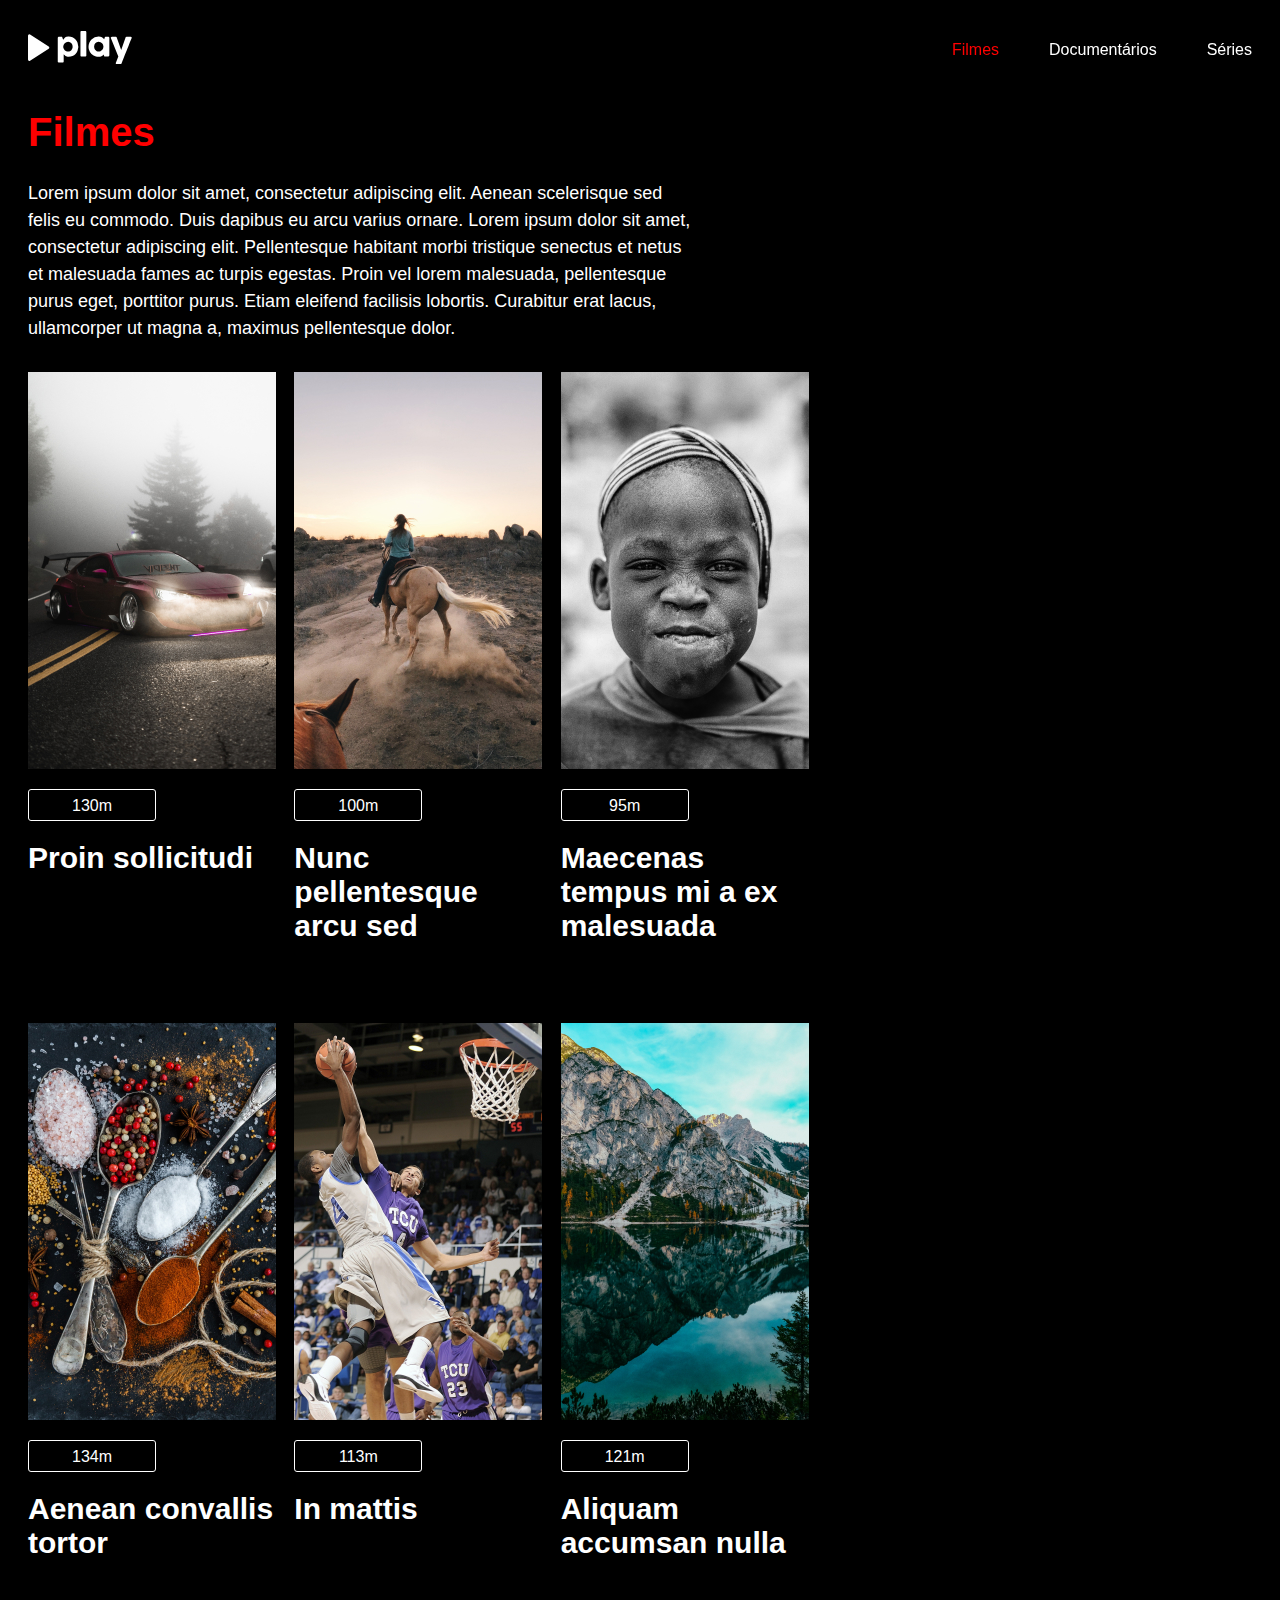
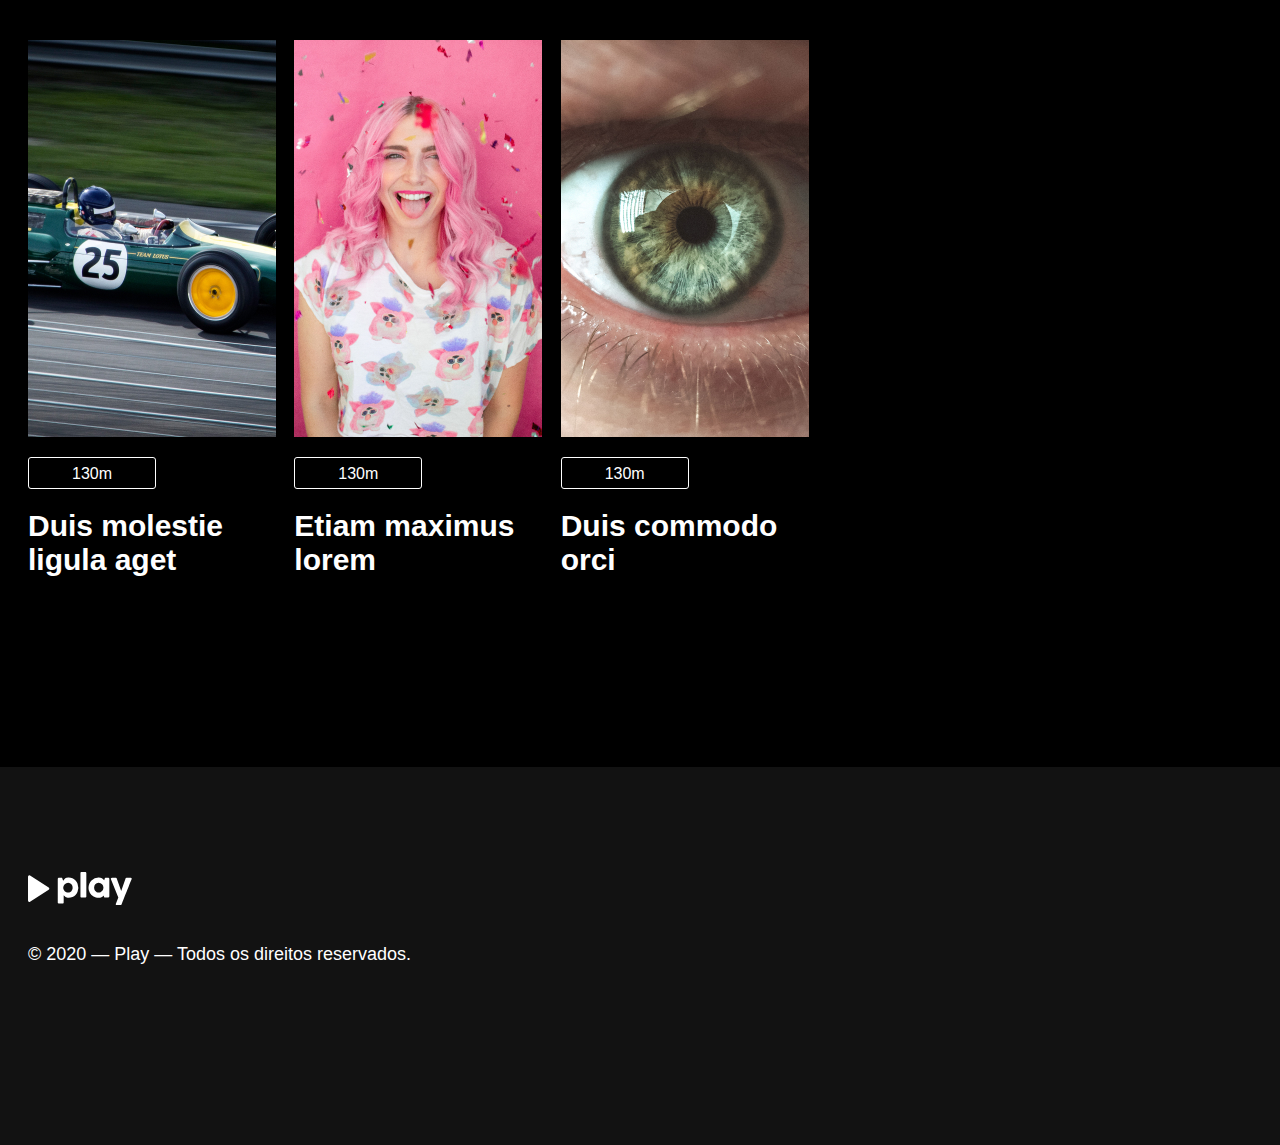
<file: filmes.html>
<!DOCTYPE html>
<html lang="pt-br">
<head>
    <meta charset="UTF-8">
    <meta name="viewport" content="width=device-width, initial-scale=1.0">
    <title>Play</title>
    <link rel="stylesheet" type="text/css" href="css/style.css" />
</head>
<body>
    
    <!-- INÍCIO DO HEADER -->
    <header class="cabecalho__principal">
        <div class="container__grid">
            <a class="cabecalho__logo" href="index.html">
                <svg xmlns="http://www.w3.org/2000/svg" width="103.742" height="33.244" viewBox="0 0 103.742 33.244"><defs><style>.a{fill:#fff;}</style></defs><g transform="translate(-623 -440.118)"><path class="a" d="M797.8,476.252a9.312,9.312,0,0,0-3.08-2.151,9.651,9.651,0,0,0-3.908-.782,5.914,5.914,0,0,0-2.043.31,5.324,5.324,0,0,0-1.439.781,5.773,5.773,0,0,0-1.045,1.053q-.441.58-.874,1.137l-.65-1.873q-.078-.247-.163-.456a1.616,1.616,0,0,0-.209-.371.861.861,0,0,0-.317-.255,1.126,1.126,0,0,0-.487-.093h-2.337a1.991,1.991,0,0,0-.418.046.958.958,0,0,0-.418.217,1.785,1.785,0,0,0-.286.371,1.01,1.01,0,0,0-.116.511v23.509a.909.909,0,0,0,.124.472,1.185,1.185,0,0,0,.31.348,1.52,1.52,0,0,0,.4.217,1.2,1.2,0,0,0,.4.077h3.544a1.081,1.081,0,0,0,.867-.325,1.171,1.171,0,0,0,.278-.789v-7.212q.418.464.851.929a5.961,5.961,0,0,0,1,.851,5.082,5.082,0,0,0,1.292.627,5.557,5.557,0,0,0,1.733.24,9.568,9.568,0,0,0,3.908-.789,9.406,9.406,0,0,0,3.08-2.159,9.917,9.917,0,0,0,2.02-3.227,11.346,11.346,0,0,0,0-7.994A9.941,9.941,0,0,0,797.8,476.252Zm-3.258,9.139a4.71,4.71,0,0,1-.913,1.555,4.365,4.365,0,0,1-1.408,1.045,4.19,4.19,0,0,1-1.811.387,4.755,4.755,0,0,1-1.9-.387,5.028,5.028,0,0,1-1.563-1.045,4.868,4.868,0,0,1-1.052-1.555,4.793,4.793,0,0,1-.387-1.919v-.232a4.647,4.647,0,0,1,.457-1.811,5.044,5.044,0,0,1,1.068-1.478,4.959,4.959,0,0,1,1.532-.99,4.771,4.771,0,0,1,1.849-.364,4.2,4.2,0,0,1,1.811.387,4.321,4.321,0,0,1,1.408,1.052,4.821,4.821,0,0,1,.913,1.555,5.44,5.44,0,0,1,.325,1.881A5.592,5.592,0,0,1,794.542,485.391Z" transform="translate(-127.253 -27.676)"/><path class="a" d="M921.97,440.443a1.154,1.154,0,0,0-.317-.24.733.733,0,0,0-.325-.085h-3.792a.984.984,0,0,0-.851.34,1.384,1.384,0,0,0-.248.836v23.122a1.376,1.376,0,0,0,.248.89,1.046,1.046,0,0,0,.851.3h3.59a1.23,1.23,0,0,0,.859-.3,1.141,1.141,0,0,0,.333-.89V441.294a1.127,1.127,0,0,0-.1-.48A1.382,1.382,0,0,0,921.97,440.443Z" transform="translate(-240.977 0)"/><path class="a" d="M985.4,473.814a.774.774,0,0,0-.4-.217,2.09,2.09,0,0,0-.4-.046h-2.306a2.289,2.289,0,0,0-.48.039.576.576,0,0,0-.286.155,1.114,1.114,0,0,0-.217.356q-.1.24-.255.627l-.449,1.408a6.9,6.9,0,0,0-.975-1.122,6.014,6.014,0,0,0-1.246-.89,6.832,6.832,0,0,0-1.517-.588,7.041,7.041,0,0,0-1.787-.217,10.025,10.025,0,0,0-7.151,2.933,10.185,10.185,0,0,0-2.151,3.219,10.081,10.081,0,0,0-.79,4,10.351,10.351,0,0,0,.356,2.732,10.088,10.088,0,0,0,2.584,4.488,9.933,9.933,0,0,0,4.45,2.592,10.128,10.128,0,0,0,2.7.356,5.971,5.971,0,0,0,1.524-.193,7.346,7.346,0,0,0,2.554-1.23,8.982,8.982,0,0,0,.952-.82l.2.7q.093.263.178.488a1.373,1.373,0,0,0,.209.379.8.8,0,0,0,.325.24,1.366,1.366,0,0,0,.526.085h3.049a2.087,2.087,0,0,0,.4-.046,1.214,1.214,0,0,0,.712-.6,1.377,1.377,0,0,0,.093-.5V474.7a1.245,1.245,0,0,0-.093-.5A.99.99,0,0,0,985.4,473.814Zm-5.866,11.569a4.663,4.663,0,0,1-1.029,1.54,4.928,4.928,0,0,1-1.548,1.029,4.859,4.859,0,0,1-1.927.379,4.348,4.348,0,0,1-1.834-.379,4.294,4.294,0,0,1-1.416-1.029,4.53,4.53,0,0,1-.906-1.54,5.848,5.848,0,0,1,0-3.8,4.869,4.869,0,0,1,.906-1.579,4.283,4.283,0,0,1,1.416-1.076,4.207,4.207,0,0,1,1.834-.395,4.7,4.7,0,0,1,1.927.395A4.888,4.888,0,0,1,978.5,480a5,5,0,0,1,1.029,1.579,5.042,5.042,0,0,1,0,3.8Z" transform="translate(-281.443 -27.676)"/><path class="a" d="M1119.732,475.512a.716.716,0,0,0-.348-.31,1.63,1.63,0,0,0-.681-.116h-3.978a1.331,1.331,0,0,0-.727.17,1.244,1.244,0,0,0-.434.665l-4.287,12.459-4.38-12.459a1.508,1.508,0,0,0-.371-.6.875.875,0,0,0-.635-.24h-3.823q-.821,0-1.06.441a1.209,1.209,0,0,0,.008,1.06l7.382,18.092-2.43,6.314a.613.613,0,0,0-.085.139.706.706,0,0,0-.054.31,1.122,1.122,0,0,0,.255.8,1.3,1.3,0,0,0,.952.271h3.575a.97.97,0,0,0,.681-.255,1.347,1.347,0,0,0,.387-.673l-.047.077q.217-.588.635-1.671t.983-2.515q.565-1.432,1.246-3.142t1.416-3.567q.735-1.857,1.509-3.784t1.524-3.792q.751-1.865,1.447-3.591t1.285-3.18a1.927,1.927,0,0,0,.124-.472A.72.72,0,0,0,1119.732,475.512Z" transform="translate(-393.066 -29.149)"/><path class="a" d="M643.69,472.192,625.051,460.21A1.331,1.331,0,0,0,623,461.33v23.964a1.331,1.331,0,0,0,2.051,1.12l18.639-11.982a1.331,1.331,0,0,0,0-2.24Z" transform="translate(0 -16.572)"/></g></svg>
            </a>

            <nav class="cabecalho__menu cabecalho__menuDesktop">
                <ul>
                    <li><a class="ativo" href="">Filmes</a></li>
                    <li><a href="documentarios.html">Documentários</a></li>
                    <li><a href="series.html">Séries</a></li>
                </ul>
            </nav>

            <nav class="cabecalho__menu cabecalho__menuMobile">
                <ul>
                    <li>
                        <a class="ativo" href="filmes.html">
                            <svg xmlns="http://www.w3.org/2000/svg" width="24" height="16" viewBox="0 0 24 16"><defs><style>.a{fill:#fff;}</style></defs><path class="a" d="M23.458,6.111a1,1,0,0,0-1.039.075L17,10.057V7a3,3,0,0,0-3-3H3A3,3,0,0,0,0,7V17a3,3,0,0,0,3,3H14a3,3,0,0,0,3-3V13.943l5.419,3.87A.988.988,0,0,0,23,18a1.019,1.019,0,0,0,.458-.11A1,1,0,0,0,24,17V7A1,1,0,0,0,23.458,6.111ZM15,17a1,1,0,0,1-1,1H3a1,1,0,0,1-1-1V7A1,1,0,0,1,3,6H14a1,1,0,0,1,1,1Zm7-1.943L17.721,12,22,8.943Z" transform="translate(0 -4)"/></svg>
                            Filmes
                        </a>
                    </li>
                    <li>
                        <a href="documentarios.html">
                            <svg xmlns="http://www.w3.org/2000/svg" width="22" height="22" viewBox="0 0 22 22"><defs><style>.a{fill:#fff;}</style></defs><path class="a" d="M19.82,1H4.18A3.184,3.184,0,0,0,1,4.18V19.82A3.184,3.184,0,0,0,4.18,23H19.82A3.184,3.184,0,0,0,23,19.82V4.18A3.184,3.184,0,0,0,19.82,1ZM18,8h3v3H18Zm-2,3H8V3h8ZM6,11H3V8H6ZM3,13H6v3H3Zm5,0h8v8H8Zm10,0h3v3H18Zm3-8.82V6H18V3h1.82A1.181,1.181,0,0,1,21,4.18ZM4.18,3H6V6H3V4.18A1.181,1.181,0,0,1,4.18,3ZM3,19.82V18H6v3H4.18A1.181,1.181,0,0,1,3,19.82ZM19.82,21H18V18h3v1.82A1.181,1.181,0,0,1,19.82,21Z" transform="translate(-1 -1)"/></svg>
                            Documentários
                        </a>
                    </li>
                    <li>
                        <a href="series.html">
                            <svg xmlns="http://www.w3.org/2000/svg" width="22" height="22" viewBox="0 0 22 22"><defs><style>.a{fill:#fff;}</style></defs><g transform="translate(-1 -1)"><path class="a" d="M12,1A11,11,0,1,0,23,12,11.013,11.013,0,0,0,12,1Zm0,20a9,9,0,1,1,9-9A9.01,9.01,0,0,1,12,21Z"/><path class="a" d="M16.555,11.168l-6-4A1,1,0,0,0,9,8v8a1,1,0,0,0,1.555.832l6-4a1,1,0,0,0,0-1.664ZM11,14.132V9.869L14.2,12Z"/></g></svg>
                            Séries
                        </a>
                    </li>
                </ul>
            </nav>
        </div>
    </header>
    <!-- FIM DO HEADER -->

    <!-- INÍCIO CONTEÚDO -->
    <section class="section__conteudo container__grid">
        <div class="conteudo__coluna1">
            <h1 class="titulo">Filmes</h1>
            <p class="descricao">
                Lorem ipsum dolor sit amet, consectetur adipiscing elit. Aenean scelerisque sed felis eu commodo. Duis dapibus eu arcu varius ornare. Lorem ipsum dolor sit amet, consectetur adipiscing elit. Pellentesque habitant morbi tristique senectus et netus et malesuada fames ac turpis egestas. Proin vel lorem malesuada, pellentesque purus eget, porttitor purus. Etiam eleifend facilisis lobortis. Curabitur erat lacus, ullamcorper ut magna a, maximus pellentesque dolor.
            </p>
        </div>

        <div class="conteudo__coluna2">
            <div class="conteudo__grid">
                <ul>
                    <li>
                        <a href="pagina-de-video-unico.html">
                            <img src="imagens/thumbs/filmes/imagem-carro.jpg" alt="" />
                            <p class="duracao__video">130m</p>
                            <h2 class="titulo__video">Proin sollicitudi</h2>
                        </a>
                    </li>
                    <li>
                        <img src="imagens/thumbs/filmes/imagem-mulher-no-cavalo.jpg" alt="" />
                        <p class="duracao__video">100m</p>
                        <h2 class="titulo__video">Nunc pellentesque arcu sed</h2>
                    </li>
                    <li>
                        <img src="imagens/thumbs/filmes/imagem-crianca.jpg" alt="" />
                        <p class="duracao__video">95m</p>
                        <h2 class="titulo__video">Maecenas tempus mi a ex malesuada</h2>
                    </li>
                    <li>
                        <img src="imagens/thumbs/filmes/imagem-temperos.jpg" alt="" />
                        <p class="duracao__video">134m</p>
                        <h2 class="titulo__video">Aenean convallis tortor</h2>
                    </li>
                    <li>
                        <img src="imagens/thumbs/filmes/imagem-jogadores-de-basquete.jpg" alt="" />
                        <p class="duracao__video">113m</p>
                        <h2 class="titulo__video">In mattis</h2>
                    </li>
                    <li>
                        <img src="imagens/thumbs/filmes/imagem-rochas.jpg" alt="" />
                        <p class="duracao__video">121m</p>
                        <h2 class="titulo__video">Aliquam accumsan nulla</h2>
                    </li>
                    <li>
                        <img src="imagens/thumbs/filmes/imagem-carro-de-corrida.jpg" alt="" />
                        <p class="duracao__video">130m</p>
                        <h2 class="titulo__video">Duis molestie ligula aget</h2>
                    </li>
                    <li>
                        <img src="imagens/thumbs/filmes/imagem-mulher-de-cabelo-rosa.jpg" alt="" />
                        <p class="duracao__video">130m</p>
                        <h2 class="titulo__video">Etiam maximus lorem</h2>
                    </li>
                    <li>
                        <img src="imagens/thumbs/filmes/imagem-olho-cor-verde.jpg" alt="" />
                        <p class="duracao__video">130m</p>
                        <h2 class="titulo__video">Duis commodo orci</h2>
                    </li>
                </ul>
            </div>
        </div>
    </section>
    <!-- FIM CONTEÚDO -->
    
    <!-- INÍCIO RODAPÉ -->
    <footer class="secao__rodape">
        <div class="container__grid">
            <a href="">
                <svg xmlns="http://www.w3.org/2000/svg" width="103.742" height="33.244" viewBox="0 0 103.742 33.244"><defs><style>.a{fill:#fff;}</style></defs><g transform="translate(-623 -440.118)"><path class="a" d="M797.8,476.252a9.312,9.312,0,0,0-3.08-2.151,9.651,9.651,0,0,0-3.908-.782,5.914,5.914,0,0,0-2.043.31,5.324,5.324,0,0,0-1.439.781,5.773,5.773,0,0,0-1.045,1.053q-.441.58-.874,1.137l-.65-1.873q-.078-.247-.163-.456a1.616,1.616,0,0,0-.209-.371.861.861,0,0,0-.317-.255,1.126,1.126,0,0,0-.487-.093h-2.337a1.991,1.991,0,0,0-.418.046.958.958,0,0,0-.418.217,1.785,1.785,0,0,0-.286.371,1.01,1.01,0,0,0-.116.511v23.509a.909.909,0,0,0,.124.472,1.185,1.185,0,0,0,.31.348,1.52,1.52,0,0,0,.4.217,1.2,1.2,0,0,0,.4.077h3.544a1.081,1.081,0,0,0,.867-.325,1.171,1.171,0,0,0,.278-.789v-7.212q.418.464.851.929a5.961,5.961,0,0,0,1,.851,5.082,5.082,0,0,0,1.292.627,5.557,5.557,0,0,0,1.733.24,9.568,9.568,0,0,0,3.908-.789,9.406,9.406,0,0,0,3.08-2.159,9.917,9.917,0,0,0,2.02-3.227,11.346,11.346,0,0,0,0-7.994A9.941,9.941,0,0,0,797.8,476.252Zm-3.258,9.139a4.71,4.71,0,0,1-.913,1.555,4.365,4.365,0,0,1-1.408,1.045,4.19,4.19,0,0,1-1.811.387,4.755,4.755,0,0,1-1.9-.387,5.028,5.028,0,0,1-1.563-1.045,4.868,4.868,0,0,1-1.052-1.555,4.793,4.793,0,0,1-.387-1.919v-.232a4.647,4.647,0,0,1,.457-1.811,5.044,5.044,0,0,1,1.068-1.478,4.959,4.959,0,0,1,1.532-.99,4.771,4.771,0,0,1,1.849-.364,4.2,4.2,0,0,1,1.811.387,4.321,4.321,0,0,1,1.408,1.052,4.821,4.821,0,0,1,.913,1.555,5.44,5.44,0,0,1,.325,1.881A5.592,5.592,0,0,1,794.542,485.391Z" transform="translate(-127.253 -27.676)"/><path class="a" d="M921.97,440.443a1.154,1.154,0,0,0-.317-.24.733.733,0,0,0-.325-.085h-3.792a.984.984,0,0,0-.851.34,1.384,1.384,0,0,0-.248.836v23.122a1.376,1.376,0,0,0,.248.89,1.046,1.046,0,0,0,.851.3h3.59a1.23,1.23,0,0,0,.859-.3,1.141,1.141,0,0,0,.333-.89V441.294a1.127,1.127,0,0,0-.1-.48A1.382,1.382,0,0,0,921.97,440.443Z" transform="translate(-240.977 0)"/><path class="a" d="M985.4,473.814a.774.774,0,0,0-.4-.217,2.09,2.09,0,0,0-.4-.046h-2.306a2.289,2.289,0,0,0-.48.039.576.576,0,0,0-.286.155,1.114,1.114,0,0,0-.217.356q-.1.24-.255.627l-.449,1.408a6.9,6.9,0,0,0-.975-1.122,6.014,6.014,0,0,0-1.246-.89,6.832,6.832,0,0,0-1.517-.588,7.041,7.041,0,0,0-1.787-.217,10.025,10.025,0,0,0-7.151,2.933,10.185,10.185,0,0,0-2.151,3.219,10.081,10.081,0,0,0-.79,4,10.351,10.351,0,0,0,.356,2.732,10.088,10.088,0,0,0,2.584,4.488,9.933,9.933,0,0,0,4.45,2.592,10.128,10.128,0,0,0,2.7.356,5.971,5.971,0,0,0,1.524-.193,7.346,7.346,0,0,0,2.554-1.23,8.982,8.982,0,0,0,.952-.82l.2.7q.093.263.178.488a1.373,1.373,0,0,0,.209.379.8.8,0,0,0,.325.24,1.366,1.366,0,0,0,.526.085h3.049a2.087,2.087,0,0,0,.4-.046,1.214,1.214,0,0,0,.712-.6,1.377,1.377,0,0,0,.093-.5V474.7a1.245,1.245,0,0,0-.093-.5A.99.99,0,0,0,985.4,473.814Zm-5.866,11.569a4.663,4.663,0,0,1-1.029,1.54,4.928,4.928,0,0,1-1.548,1.029,4.859,4.859,0,0,1-1.927.379,4.348,4.348,0,0,1-1.834-.379,4.294,4.294,0,0,1-1.416-1.029,4.53,4.53,0,0,1-.906-1.54,5.848,5.848,0,0,1,0-3.8,4.869,4.869,0,0,1,.906-1.579,4.283,4.283,0,0,1,1.416-1.076,4.207,4.207,0,0,1,1.834-.395,4.7,4.7,0,0,1,1.927.395A4.888,4.888,0,0,1,978.5,480a5,5,0,0,1,1.029,1.579,5.042,5.042,0,0,1,0,3.8Z" transform="translate(-281.443 -27.676)"/><path class="a" d="M1119.732,475.512a.716.716,0,0,0-.348-.31,1.63,1.63,0,0,0-.681-.116h-3.978a1.331,1.331,0,0,0-.727.17,1.244,1.244,0,0,0-.434.665l-4.287,12.459-4.38-12.459a1.508,1.508,0,0,0-.371-.6.875.875,0,0,0-.635-.24h-3.823q-.821,0-1.06.441a1.209,1.209,0,0,0,.008,1.06l7.382,18.092-2.43,6.314a.613.613,0,0,0-.085.139.706.706,0,0,0-.054.31,1.122,1.122,0,0,0,.255.8,1.3,1.3,0,0,0,.952.271h3.575a.97.97,0,0,0,.681-.255,1.347,1.347,0,0,0,.387-.673l-.047.077q.217-.588.635-1.671t.983-2.515q.565-1.432,1.246-3.142t1.416-3.567q.735-1.857,1.509-3.784t1.524-3.792q.751-1.865,1.447-3.591t1.285-3.18a1.927,1.927,0,0,0,.124-.472A.72.72,0,0,0,1119.732,475.512Z" transform="translate(-393.066 -29.149)"/><path class="a" d="M643.69,472.192,625.051,460.21A1.331,1.331,0,0,0,623,461.33v23.964a1.331,1.331,0,0,0,2.051,1.12l18.639-11.982a1.331,1.331,0,0,0,0-2.24Z" transform="translate(0 -16.572)"/></g></svg>
            </a>
            <p>© 2020 — Play — Todos os direitos reservados.</p>
        </div>
    </footer>
    <!-- FIM RODAPÉ -->

</body>
</html>
</file>
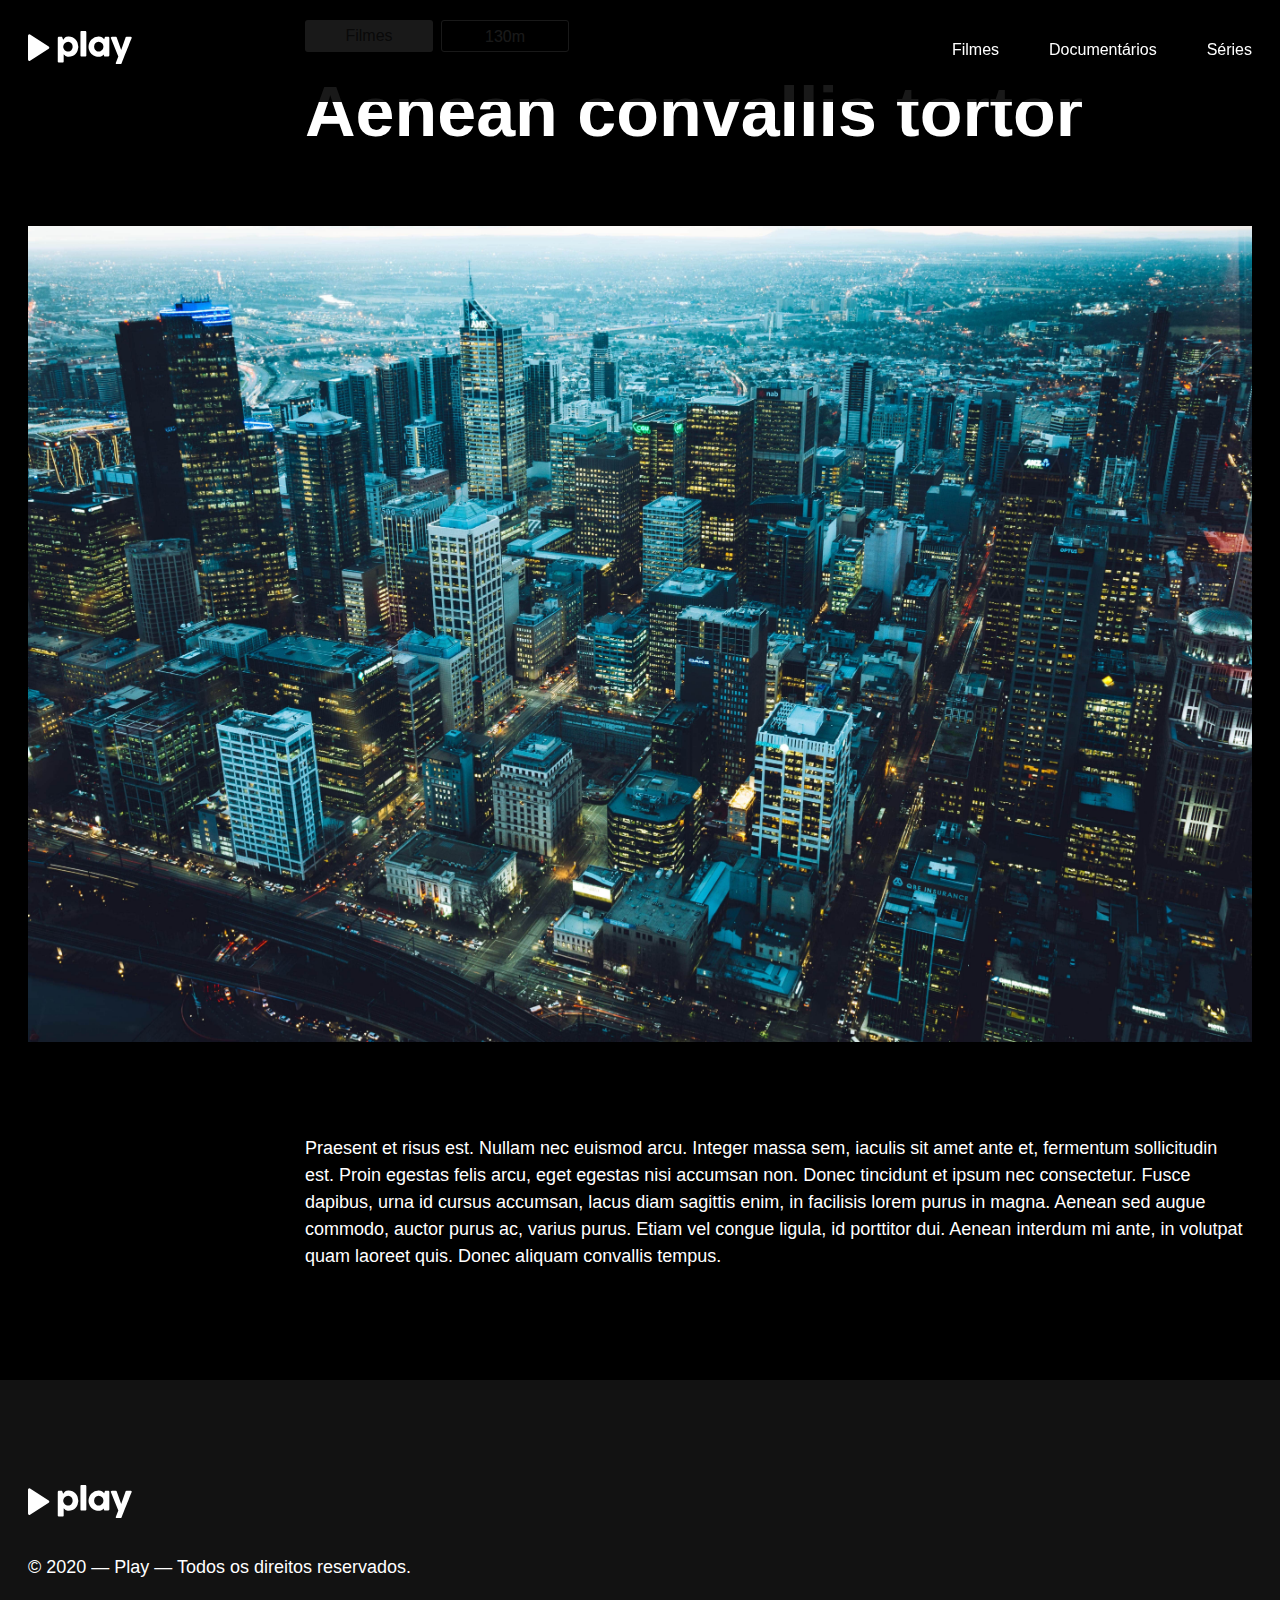
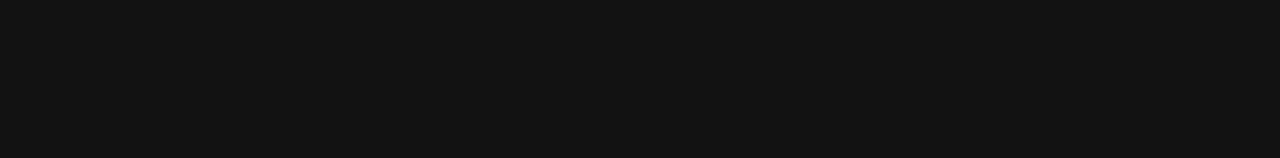
<file: pagina-de-video-unico.html>
<!DOCTYPE html>
<html lang="pt-br">
<head>
    <meta charset="UTF-8">
    <meta name="viewport" content="width=device-width, initial-scale=1.0">
    <title>Play</title>
    <link rel="stylesheet" type="text/css" href="css/style.css" />
</head>
<body>
    
    <!-- INÍCIO DO HEADER -->
    <header class="cabecalho__principal">
        <div class="container__grid">
            <a class="cabecalho__logo" href="index.html">
                <svg xmlns="http://www.w3.org/2000/svg" width="103.742" height="33.244" viewBox="0 0 103.742 33.244"><defs><style>.a{fill:#fff;}</style></defs><g transform="translate(-623 -440.118)"><path class="a" d="M797.8,476.252a9.312,9.312,0,0,0-3.08-2.151,9.651,9.651,0,0,0-3.908-.782,5.914,5.914,0,0,0-2.043.31,5.324,5.324,0,0,0-1.439.781,5.773,5.773,0,0,0-1.045,1.053q-.441.58-.874,1.137l-.65-1.873q-.078-.247-.163-.456a1.616,1.616,0,0,0-.209-.371.861.861,0,0,0-.317-.255,1.126,1.126,0,0,0-.487-.093h-2.337a1.991,1.991,0,0,0-.418.046.958.958,0,0,0-.418.217,1.785,1.785,0,0,0-.286.371,1.01,1.01,0,0,0-.116.511v23.509a.909.909,0,0,0,.124.472,1.185,1.185,0,0,0,.31.348,1.52,1.52,0,0,0,.4.217,1.2,1.2,0,0,0,.4.077h3.544a1.081,1.081,0,0,0,.867-.325,1.171,1.171,0,0,0,.278-.789v-7.212q.418.464.851.929a5.961,5.961,0,0,0,1,.851,5.082,5.082,0,0,0,1.292.627,5.557,5.557,0,0,0,1.733.24,9.568,9.568,0,0,0,3.908-.789,9.406,9.406,0,0,0,3.08-2.159,9.917,9.917,0,0,0,2.02-3.227,11.346,11.346,0,0,0,0-7.994A9.941,9.941,0,0,0,797.8,476.252Zm-3.258,9.139a4.71,4.71,0,0,1-.913,1.555,4.365,4.365,0,0,1-1.408,1.045,4.19,4.19,0,0,1-1.811.387,4.755,4.755,0,0,1-1.9-.387,5.028,5.028,0,0,1-1.563-1.045,4.868,4.868,0,0,1-1.052-1.555,4.793,4.793,0,0,1-.387-1.919v-.232a4.647,4.647,0,0,1,.457-1.811,5.044,5.044,0,0,1,1.068-1.478,4.959,4.959,0,0,1,1.532-.99,4.771,4.771,0,0,1,1.849-.364,4.2,4.2,0,0,1,1.811.387,4.321,4.321,0,0,1,1.408,1.052,4.821,4.821,0,0,1,.913,1.555,5.44,5.44,0,0,1,.325,1.881A5.592,5.592,0,0,1,794.542,485.391Z" transform="translate(-127.253 -27.676)"/><path class="a" d="M921.97,440.443a1.154,1.154,0,0,0-.317-.24.733.733,0,0,0-.325-.085h-3.792a.984.984,0,0,0-.851.34,1.384,1.384,0,0,0-.248.836v23.122a1.376,1.376,0,0,0,.248.89,1.046,1.046,0,0,0,.851.3h3.59a1.23,1.23,0,0,0,.859-.3,1.141,1.141,0,0,0,.333-.89V441.294a1.127,1.127,0,0,0-.1-.48A1.382,1.382,0,0,0,921.97,440.443Z" transform="translate(-240.977 0)"/><path class="a" d="M985.4,473.814a.774.774,0,0,0-.4-.217,2.09,2.09,0,0,0-.4-.046h-2.306a2.289,2.289,0,0,0-.48.039.576.576,0,0,0-.286.155,1.114,1.114,0,0,0-.217.356q-.1.24-.255.627l-.449,1.408a6.9,6.9,0,0,0-.975-1.122,6.014,6.014,0,0,0-1.246-.89,6.832,6.832,0,0,0-1.517-.588,7.041,7.041,0,0,0-1.787-.217,10.025,10.025,0,0,0-7.151,2.933,10.185,10.185,0,0,0-2.151,3.219,10.081,10.081,0,0,0-.79,4,10.351,10.351,0,0,0,.356,2.732,10.088,10.088,0,0,0,2.584,4.488,9.933,9.933,0,0,0,4.45,2.592,10.128,10.128,0,0,0,2.7.356,5.971,5.971,0,0,0,1.524-.193,7.346,7.346,0,0,0,2.554-1.23,8.982,8.982,0,0,0,.952-.82l.2.7q.093.263.178.488a1.373,1.373,0,0,0,.209.379.8.8,0,0,0,.325.24,1.366,1.366,0,0,0,.526.085h3.049a2.087,2.087,0,0,0,.4-.046,1.214,1.214,0,0,0,.712-.6,1.377,1.377,0,0,0,.093-.5V474.7a1.245,1.245,0,0,0-.093-.5A.99.99,0,0,0,985.4,473.814Zm-5.866,11.569a4.663,4.663,0,0,1-1.029,1.54,4.928,4.928,0,0,1-1.548,1.029,4.859,4.859,0,0,1-1.927.379,4.348,4.348,0,0,1-1.834-.379,4.294,4.294,0,0,1-1.416-1.029,4.53,4.53,0,0,1-.906-1.54,5.848,5.848,0,0,1,0-3.8,4.869,4.869,0,0,1,.906-1.579,4.283,4.283,0,0,1,1.416-1.076,4.207,4.207,0,0,1,1.834-.395,4.7,4.7,0,0,1,1.927.395A4.888,4.888,0,0,1,978.5,480a5,5,0,0,1,1.029,1.579,5.042,5.042,0,0,1,0,3.8Z" transform="translate(-281.443 -27.676)"/><path class="a" d="M1119.732,475.512a.716.716,0,0,0-.348-.31,1.63,1.63,0,0,0-.681-.116h-3.978a1.331,1.331,0,0,0-.727.17,1.244,1.244,0,0,0-.434.665l-4.287,12.459-4.38-12.459a1.508,1.508,0,0,0-.371-.6.875.875,0,0,0-.635-.24h-3.823q-.821,0-1.06.441a1.209,1.209,0,0,0,.008,1.06l7.382,18.092-2.43,6.314a.613.613,0,0,0-.085.139.706.706,0,0,0-.054.31,1.122,1.122,0,0,0,.255.8,1.3,1.3,0,0,0,.952.271h3.575a.97.97,0,0,0,.681-.255,1.347,1.347,0,0,0,.387-.673l-.047.077q.217-.588.635-1.671t.983-2.515q.565-1.432,1.246-3.142t1.416-3.567q.735-1.857,1.509-3.784t1.524-3.792q.751-1.865,1.447-3.591t1.285-3.18a1.927,1.927,0,0,0,.124-.472A.72.72,0,0,0,1119.732,475.512Z" transform="translate(-393.066 -29.149)"/><path class="a" d="M643.69,472.192,625.051,460.21A1.331,1.331,0,0,0,623,461.33v23.964a1.331,1.331,0,0,0,2.051,1.12l18.639-11.982a1.331,1.331,0,0,0,0-2.24Z" transform="translate(0 -16.572)"/></g></svg>
            </a>

            <nav class="cabecalho__menu cabecalho__menuDesktop">
                <ul>
                    <li><a href="filmes.html">Filmes</a></li>
                    <li><a href="documentarios.html">Documentários</a></li>
                    <li><a href="series.html">Séries</a></li>
                </ul>
            </nav>
            <nav class="cabecalho__menu cabecalho__menuMobile">
                <ul>
                    <li>
                        <a class="ativo" href="filmes.html">
                            <svg xmlns="http://www.w3.org/2000/svg" width="24" height="16" viewBox="0 0 24 16"><defs><style>.a{fill:#fff;}</style></defs><path class="a" d="M23.458,6.111a1,1,0,0,0-1.039.075L17,10.057V7a3,3,0,0,0-3-3H3A3,3,0,0,0,0,7V17a3,3,0,0,0,3,3H14a3,3,0,0,0,3-3V13.943l5.419,3.87A.988.988,0,0,0,23,18a1.019,1.019,0,0,0,.458-.11A1,1,0,0,0,24,17V7A1,1,0,0,0,23.458,6.111ZM15,17a1,1,0,0,1-1,1H3a1,1,0,0,1-1-1V7A1,1,0,0,1,3,6H14a1,1,0,0,1,1,1Zm7-1.943L17.721,12,22,8.943Z" transform="translate(0 -4)"/></svg>
                            Filmes
                        </a>
                    </li>
                    <li>
                        <a href="documentarios.html">
                            <svg xmlns="http://www.w3.org/2000/svg" width="22" height="22" viewBox="0 0 22 22"><defs><style>.a{fill:#fff;}</style></defs><path class="a" d="M19.82,1H4.18A3.184,3.184,0,0,0,1,4.18V19.82A3.184,3.184,0,0,0,4.18,23H19.82A3.184,3.184,0,0,0,23,19.82V4.18A3.184,3.184,0,0,0,19.82,1ZM18,8h3v3H18Zm-2,3H8V3h8ZM6,11H3V8H6ZM3,13H6v3H3Zm5,0h8v8H8Zm10,0h3v3H18Zm3-8.82V6H18V3h1.82A1.181,1.181,0,0,1,21,4.18ZM4.18,3H6V6H3V4.18A1.181,1.181,0,0,1,4.18,3ZM3,19.82V18H6v3H4.18A1.181,1.181,0,0,1,3,19.82ZM19.82,21H18V18h3v1.82A1.181,1.181,0,0,1,19.82,21Z" transform="translate(-1 -1)"/></svg>
                            Documentários
                        </a>
                    </li>
                    <li>
                        <a href="series.html">
                            <svg xmlns="http://www.w3.org/2000/svg" width="22" height="22" viewBox="0 0 22 22"><defs><style>.a{fill:#fff;}</style></defs><g transform="translate(-1 -1)"><path class="a" d="M12,1A11,11,0,1,0,23,12,11.013,11.013,0,0,0,12,1Zm0,20a9,9,0,1,1,9-9A9.01,9.01,0,0,1,12,21Z"/><path class="a" d="M16.555,11.168l-6-4A1,1,0,0,0,9,8v8a1,1,0,0,0,1.555.832l6-4a1,1,0,0,0,0-1.664ZM11,14.132V9.869L14.2,12Z"/></g></svg>
                            Séries
                        </a>
                    </li>
                </ul>
            </nav>
        </div>
    </header>
    <!-- FIM DO HEADER -->

    <!-- INÍCIO CONTEÚDO -->
    <section class="section__videoUnico container__grid">
        <ul class="informacoes__video">
            <li class="categoria__video">Filmes</li>
            <li class="duracao__video">130m</li>
        </ul>
        <h1 class="titulo__video">
            Aenean convallis tortor
        </h1>

        <img src="imagens/imagem-de-fundo-do-banner.jpg" alt="" title="Filme" />


        <p class="descricao descricao__video">
            Praesent et risus est. Nullam nec euismod arcu. Integer massa sem, 
            iaculis sit amet ante et, fermentum sollicitudin est. Proin egestas 
            felis arcu, eget egestas nisi accumsan non. Donec tincidunt et ipsum 
            nec consectetur. Fusce dapibus, urna id cursus accumsan, lacus diam 
            sagittis enim, in facilisis lorem purus in magna. Aenean sed augue 
            commodo, auctor purus ac, varius purus. Etiam vel congue ligula, id 
            porttitor dui. Aenean interdum mi ante, in volutpat quam laoreet quis. 
            Donec aliquam convallis tempus.
        </p>
    </section>
    <!-- FIM CONTEÚDO -->
    
    <!-- INÍCIO RODAPÉ -->
    <footer class="secao__rodape">
        <div class="container__grid">
            <a href="">
                <svg xmlns="http://www.w3.org/2000/svg" width="103.742" height="33.244" viewBox="0 0 103.742 33.244"><defs><style>.a{fill:#fff;}</style></defs><g transform="translate(-623 -440.118)"><path class="a" d="M797.8,476.252a9.312,9.312,0,0,0-3.08-2.151,9.651,9.651,0,0,0-3.908-.782,5.914,5.914,0,0,0-2.043.31,5.324,5.324,0,0,0-1.439.781,5.773,5.773,0,0,0-1.045,1.053q-.441.58-.874,1.137l-.65-1.873q-.078-.247-.163-.456a1.616,1.616,0,0,0-.209-.371.861.861,0,0,0-.317-.255,1.126,1.126,0,0,0-.487-.093h-2.337a1.991,1.991,0,0,0-.418.046.958.958,0,0,0-.418.217,1.785,1.785,0,0,0-.286.371,1.01,1.01,0,0,0-.116.511v23.509a.909.909,0,0,0,.124.472,1.185,1.185,0,0,0,.31.348,1.52,1.52,0,0,0,.4.217,1.2,1.2,0,0,0,.4.077h3.544a1.081,1.081,0,0,0,.867-.325,1.171,1.171,0,0,0,.278-.789v-7.212q.418.464.851.929a5.961,5.961,0,0,0,1,.851,5.082,5.082,0,0,0,1.292.627,5.557,5.557,0,0,0,1.733.24,9.568,9.568,0,0,0,3.908-.789,9.406,9.406,0,0,0,3.08-2.159,9.917,9.917,0,0,0,2.02-3.227,11.346,11.346,0,0,0,0-7.994A9.941,9.941,0,0,0,797.8,476.252Zm-3.258,9.139a4.71,4.71,0,0,1-.913,1.555,4.365,4.365,0,0,1-1.408,1.045,4.19,4.19,0,0,1-1.811.387,4.755,4.755,0,0,1-1.9-.387,5.028,5.028,0,0,1-1.563-1.045,4.868,4.868,0,0,1-1.052-1.555,4.793,4.793,0,0,1-.387-1.919v-.232a4.647,4.647,0,0,1,.457-1.811,5.044,5.044,0,0,1,1.068-1.478,4.959,4.959,0,0,1,1.532-.99,4.771,4.771,0,0,1,1.849-.364,4.2,4.2,0,0,1,1.811.387,4.321,4.321,0,0,1,1.408,1.052,4.821,4.821,0,0,1,.913,1.555,5.44,5.44,0,0,1,.325,1.881A5.592,5.592,0,0,1,794.542,485.391Z" transform="translate(-127.253 -27.676)"/><path class="a" d="M921.97,440.443a1.154,1.154,0,0,0-.317-.24.733.733,0,0,0-.325-.085h-3.792a.984.984,0,0,0-.851.34,1.384,1.384,0,0,0-.248.836v23.122a1.376,1.376,0,0,0,.248.89,1.046,1.046,0,0,0,.851.3h3.59a1.23,1.23,0,0,0,.859-.3,1.141,1.141,0,0,0,.333-.89V441.294a1.127,1.127,0,0,0-.1-.48A1.382,1.382,0,0,0,921.97,440.443Z" transform="translate(-240.977 0)"/><path class="a" d="M985.4,473.814a.774.774,0,0,0-.4-.217,2.09,2.09,0,0,0-.4-.046h-2.306a2.289,2.289,0,0,0-.48.039.576.576,0,0,0-.286.155,1.114,1.114,0,0,0-.217.356q-.1.24-.255.627l-.449,1.408a6.9,6.9,0,0,0-.975-1.122,6.014,6.014,0,0,0-1.246-.89,6.832,6.832,0,0,0-1.517-.588,7.041,7.041,0,0,0-1.787-.217,10.025,10.025,0,0,0-7.151,2.933,10.185,10.185,0,0,0-2.151,3.219,10.081,10.081,0,0,0-.79,4,10.351,10.351,0,0,0,.356,2.732,10.088,10.088,0,0,0,2.584,4.488,9.933,9.933,0,0,0,4.45,2.592,10.128,10.128,0,0,0,2.7.356,5.971,5.971,0,0,0,1.524-.193,7.346,7.346,0,0,0,2.554-1.23,8.982,8.982,0,0,0,.952-.82l.2.7q.093.263.178.488a1.373,1.373,0,0,0,.209.379.8.8,0,0,0,.325.24,1.366,1.366,0,0,0,.526.085h3.049a2.087,2.087,0,0,0,.4-.046,1.214,1.214,0,0,0,.712-.6,1.377,1.377,0,0,0,.093-.5V474.7a1.245,1.245,0,0,0-.093-.5A.99.99,0,0,0,985.4,473.814Zm-5.866,11.569a4.663,4.663,0,0,1-1.029,1.54,4.928,4.928,0,0,1-1.548,1.029,4.859,4.859,0,0,1-1.927.379,4.348,4.348,0,0,1-1.834-.379,4.294,4.294,0,0,1-1.416-1.029,4.53,4.53,0,0,1-.906-1.54,5.848,5.848,0,0,1,0-3.8,4.869,4.869,0,0,1,.906-1.579,4.283,4.283,0,0,1,1.416-1.076,4.207,4.207,0,0,1,1.834-.395,4.7,4.7,0,0,1,1.927.395A4.888,4.888,0,0,1,978.5,480a5,5,0,0,1,1.029,1.579,5.042,5.042,0,0,1,0,3.8Z" transform="translate(-281.443 -27.676)"/><path class="a" d="M1119.732,475.512a.716.716,0,0,0-.348-.31,1.63,1.63,0,0,0-.681-.116h-3.978a1.331,1.331,0,0,0-.727.17,1.244,1.244,0,0,0-.434.665l-4.287,12.459-4.38-12.459a1.508,1.508,0,0,0-.371-.6.875.875,0,0,0-.635-.24h-3.823q-.821,0-1.06.441a1.209,1.209,0,0,0,.008,1.06l7.382,18.092-2.43,6.314a.613.613,0,0,0-.085.139.706.706,0,0,0-.054.31,1.122,1.122,0,0,0,.255.8,1.3,1.3,0,0,0,.952.271h3.575a.97.97,0,0,0,.681-.255,1.347,1.347,0,0,0,.387-.673l-.047.077q.217-.588.635-1.671t.983-2.515q.565-1.432,1.246-3.142t1.416-3.567q.735-1.857,1.509-3.784t1.524-3.792q.751-1.865,1.447-3.591t1.285-3.18a1.927,1.927,0,0,0,.124-.472A.72.72,0,0,0,1119.732,475.512Z" transform="translate(-393.066 -29.149)"/><path class="a" d="M643.69,472.192,625.051,460.21A1.331,1.331,0,0,0,623,461.33v23.964a1.331,1.331,0,0,0,2.051,1.12l18.639-11.982a1.331,1.331,0,0,0,0-2.24Z" transform="translate(0 -16.572)"/></g></svg>
            </a>
            <p>© 2020 — Play — Todos os direitos reservados.</p>
        </div>
    </footer>
    <!-- FIM RODAPÉ -->

</body>
</html>
</file>
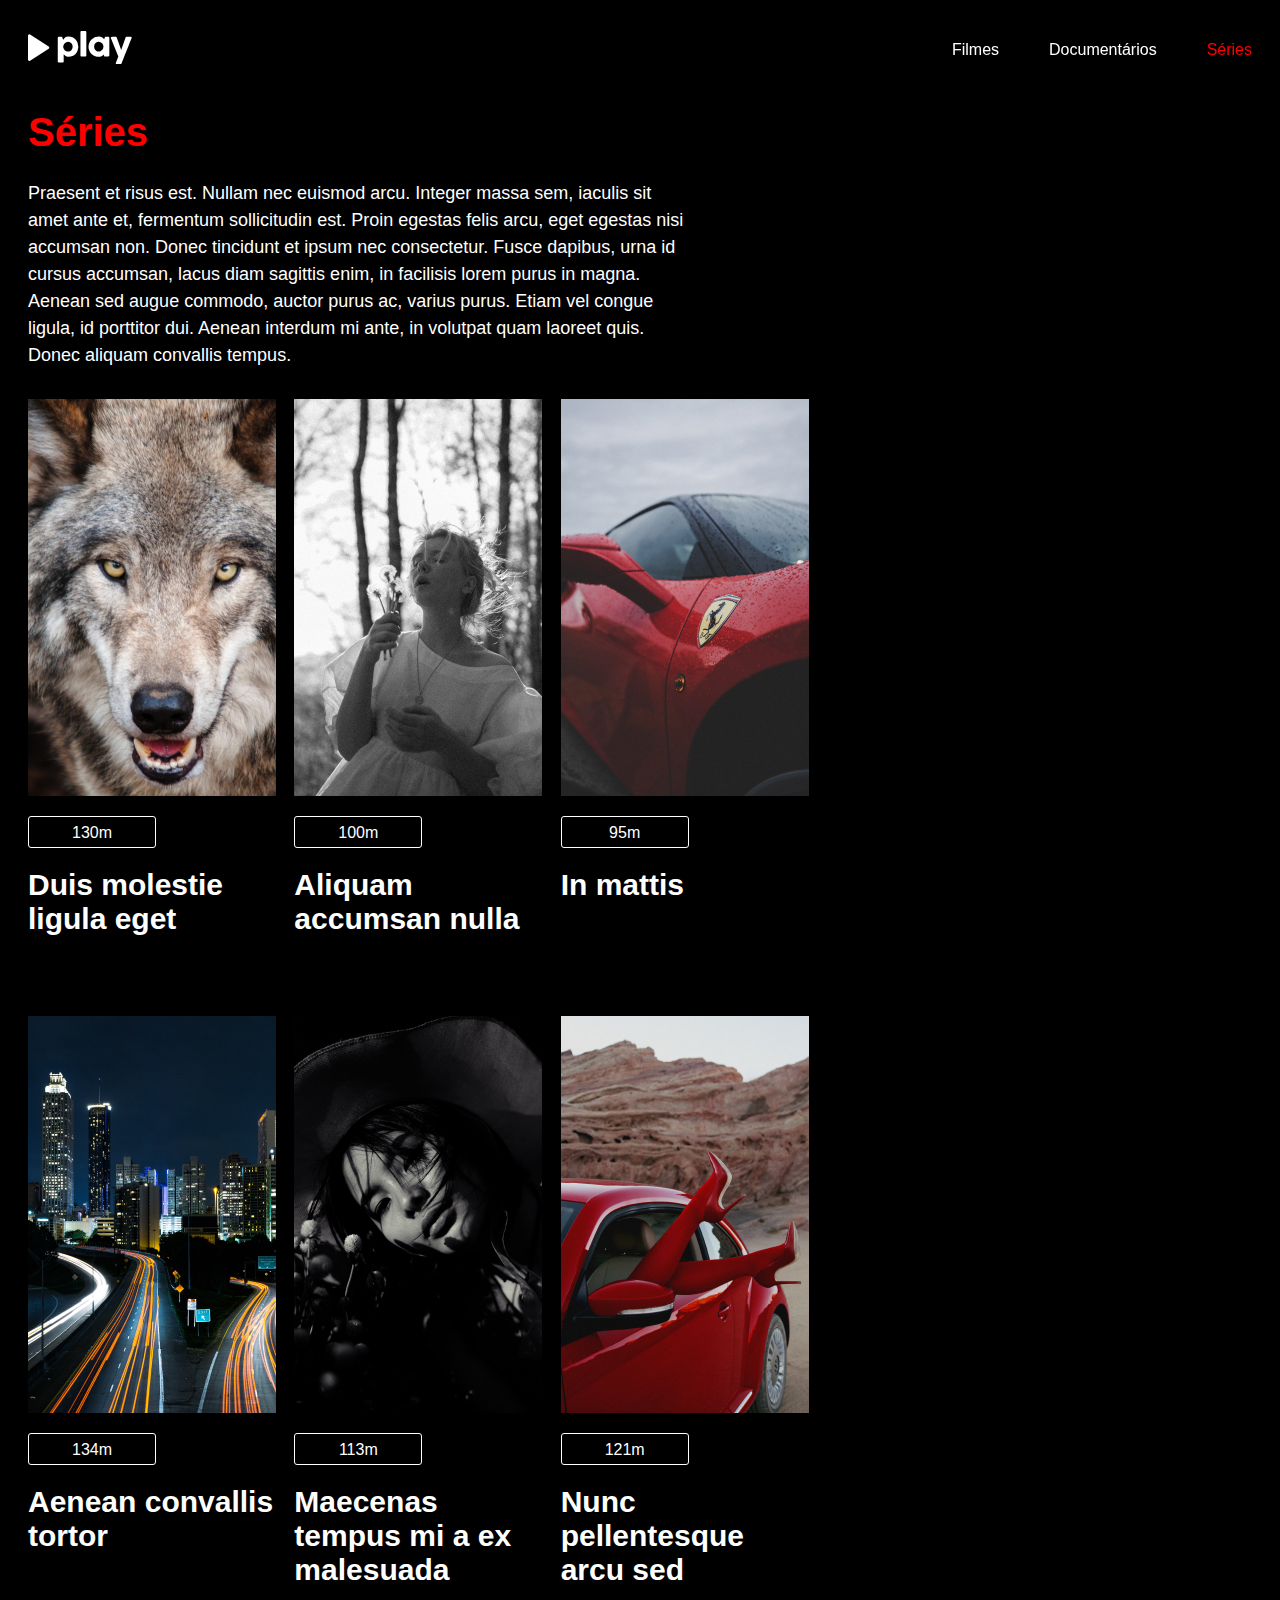
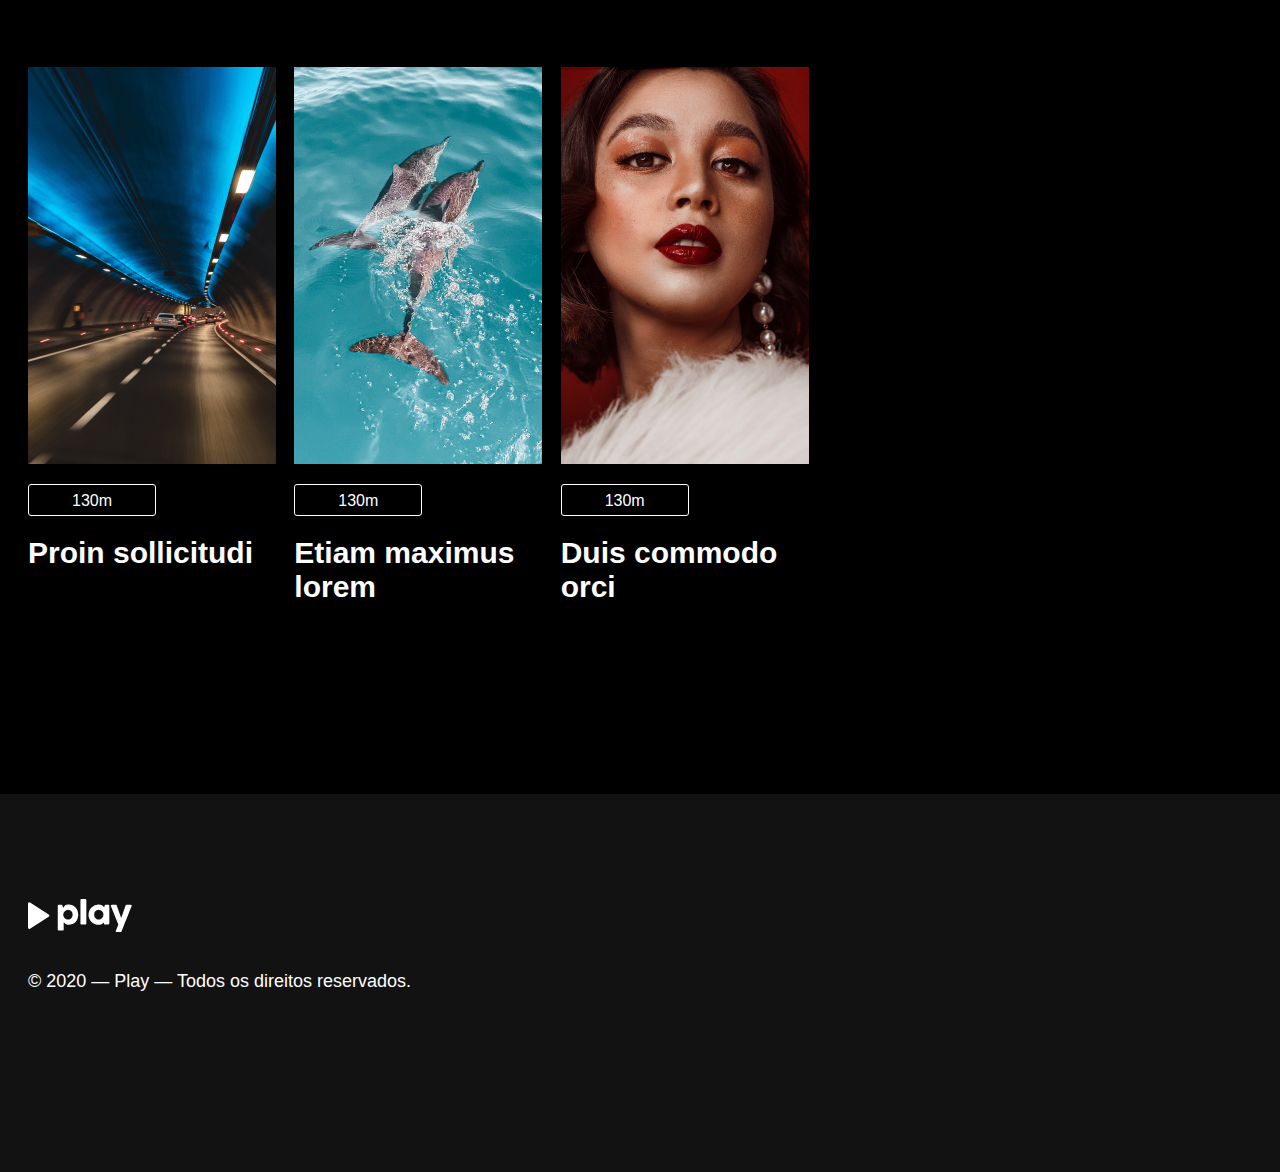
<file: series.html>
<!DOCTYPE html>
<html lang="pt-br">
<head>
    <meta charset="UTF-8">
    <meta name="viewport" content="width=device-width, initial-scale=1.0">
    <title>Play</title>
    <link rel="stylesheet" type="text/css" href="css/style.css" />
</head>
<body>
    
    <!-- INÍCIO DO HEADER -->
    <header class="cabecalho__principal">
        <div class="container__grid">
            <a class="cabecalho__logo" href="index.html">
                <svg xmlns="http://www.w3.org/2000/svg" width="103.742" height="33.244" viewBox="0 0 103.742 33.244"><defs><style>.a{fill:#fff;}</style></defs><g transform="translate(-623 -440.118)"><path class="a" d="M797.8,476.252a9.312,9.312,0,0,0-3.08-2.151,9.651,9.651,0,0,0-3.908-.782,5.914,5.914,0,0,0-2.043.31,5.324,5.324,0,0,0-1.439.781,5.773,5.773,0,0,0-1.045,1.053q-.441.58-.874,1.137l-.65-1.873q-.078-.247-.163-.456a1.616,1.616,0,0,0-.209-.371.861.861,0,0,0-.317-.255,1.126,1.126,0,0,0-.487-.093h-2.337a1.991,1.991,0,0,0-.418.046.958.958,0,0,0-.418.217,1.785,1.785,0,0,0-.286.371,1.01,1.01,0,0,0-.116.511v23.509a.909.909,0,0,0,.124.472,1.185,1.185,0,0,0,.31.348,1.52,1.52,0,0,0,.4.217,1.2,1.2,0,0,0,.4.077h3.544a1.081,1.081,0,0,0,.867-.325,1.171,1.171,0,0,0,.278-.789v-7.212q.418.464.851.929a5.961,5.961,0,0,0,1,.851,5.082,5.082,0,0,0,1.292.627,5.557,5.557,0,0,0,1.733.24,9.568,9.568,0,0,0,3.908-.789,9.406,9.406,0,0,0,3.08-2.159,9.917,9.917,0,0,0,2.02-3.227,11.346,11.346,0,0,0,0-7.994A9.941,9.941,0,0,0,797.8,476.252Zm-3.258,9.139a4.71,4.71,0,0,1-.913,1.555,4.365,4.365,0,0,1-1.408,1.045,4.19,4.19,0,0,1-1.811.387,4.755,4.755,0,0,1-1.9-.387,5.028,5.028,0,0,1-1.563-1.045,4.868,4.868,0,0,1-1.052-1.555,4.793,4.793,0,0,1-.387-1.919v-.232a4.647,4.647,0,0,1,.457-1.811,5.044,5.044,0,0,1,1.068-1.478,4.959,4.959,0,0,1,1.532-.99,4.771,4.771,0,0,1,1.849-.364,4.2,4.2,0,0,1,1.811.387,4.321,4.321,0,0,1,1.408,1.052,4.821,4.821,0,0,1,.913,1.555,5.44,5.44,0,0,1,.325,1.881A5.592,5.592,0,0,1,794.542,485.391Z" transform="translate(-127.253 -27.676)"/><path class="a" d="M921.97,440.443a1.154,1.154,0,0,0-.317-.24.733.733,0,0,0-.325-.085h-3.792a.984.984,0,0,0-.851.34,1.384,1.384,0,0,0-.248.836v23.122a1.376,1.376,0,0,0,.248.89,1.046,1.046,0,0,0,.851.3h3.59a1.23,1.23,0,0,0,.859-.3,1.141,1.141,0,0,0,.333-.89V441.294a1.127,1.127,0,0,0-.1-.48A1.382,1.382,0,0,0,921.97,440.443Z" transform="translate(-240.977 0)"/><path class="a" d="M985.4,473.814a.774.774,0,0,0-.4-.217,2.09,2.09,0,0,0-.4-.046h-2.306a2.289,2.289,0,0,0-.48.039.576.576,0,0,0-.286.155,1.114,1.114,0,0,0-.217.356q-.1.24-.255.627l-.449,1.408a6.9,6.9,0,0,0-.975-1.122,6.014,6.014,0,0,0-1.246-.89,6.832,6.832,0,0,0-1.517-.588,7.041,7.041,0,0,0-1.787-.217,10.025,10.025,0,0,0-7.151,2.933,10.185,10.185,0,0,0-2.151,3.219,10.081,10.081,0,0,0-.79,4,10.351,10.351,0,0,0,.356,2.732,10.088,10.088,0,0,0,2.584,4.488,9.933,9.933,0,0,0,4.45,2.592,10.128,10.128,0,0,0,2.7.356,5.971,5.971,0,0,0,1.524-.193,7.346,7.346,0,0,0,2.554-1.23,8.982,8.982,0,0,0,.952-.82l.2.7q.093.263.178.488a1.373,1.373,0,0,0,.209.379.8.8,0,0,0,.325.24,1.366,1.366,0,0,0,.526.085h3.049a2.087,2.087,0,0,0,.4-.046,1.214,1.214,0,0,0,.712-.6,1.377,1.377,0,0,0,.093-.5V474.7a1.245,1.245,0,0,0-.093-.5A.99.99,0,0,0,985.4,473.814Zm-5.866,11.569a4.663,4.663,0,0,1-1.029,1.54,4.928,4.928,0,0,1-1.548,1.029,4.859,4.859,0,0,1-1.927.379,4.348,4.348,0,0,1-1.834-.379,4.294,4.294,0,0,1-1.416-1.029,4.53,4.53,0,0,1-.906-1.54,5.848,5.848,0,0,1,0-3.8,4.869,4.869,0,0,1,.906-1.579,4.283,4.283,0,0,1,1.416-1.076,4.207,4.207,0,0,1,1.834-.395,4.7,4.7,0,0,1,1.927.395A4.888,4.888,0,0,1,978.5,480a5,5,0,0,1,1.029,1.579,5.042,5.042,0,0,1,0,3.8Z" transform="translate(-281.443 -27.676)"/><path class="a" d="M1119.732,475.512a.716.716,0,0,0-.348-.31,1.63,1.63,0,0,0-.681-.116h-3.978a1.331,1.331,0,0,0-.727.17,1.244,1.244,0,0,0-.434.665l-4.287,12.459-4.38-12.459a1.508,1.508,0,0,0-.371-.6.875.875,0,0,0-.635-.24h-3.823q-.821,0-1.06.441a1.209,1.209,0,0,0,.008,1.06l7.382,18.092-2.43,6.314a.613.613,0,0,0-.085.139.706.706,0,0,0-.054.31,1.122,1.122,0,0,0,.255.8,1.3,1.3,0,0,0,.952.271h3.575a.97.97,0,0,0,.681-.255,1.347,1.347,0,0,0,.387-.673l-.047.077q.217-.588.635-1.671t.983-2.515q.565-1.432,1.246-3.142t1.416-3.567q.735-1.857,1.509-3.784t1.524-3.792q.751-1.865,1.447-3.591t1.285-3.18a1.927,1.927,0,0,0,.124-.472A.72.72,0,0,0,1119.732,475.512Z" transform="translate(-393.066 -29.149)"/><path class="a" d="M643.69,472.192,625.051,460.21A1.331,1.331,0,0,0,623,461.33v23.964a1.331,1.331,0,0,0,2.051,1.12l18.639-11.982a1.331,1.331,0,0,0,0-2.24Z" transform="translate(0 -16.572)"/></g></svg>
            </a>

            <nav class="cabecalho__menu cabecalho__menuDesktop">
                <ul>
                    <li><a href="filmes.html">Filmes</a></li>
                    <li><a href="documentarios.html">Documentários</a></li>
                    <li><a class="ativo" href="series.html">Séries</a></li>
                </ul>
            </nav>

            <nav class="cabecalho__menu cabecalho__menuMobile">
                <ul>
                    <li>
                        <a href="filmes.html">
                            <svg xmlns="http://www.w3.org/2000/svg" width="24" height="16" viewBox="0 0 24 16"><defs><style>.a{fill:#fff;}</style></defs><path class="a" d="M23.458,6.111a1,1,0,0,0-1.039.075L17,10.057V7a3,3,0,0,0-3-3H3A3,3,0,0,0,0,7V17a3,3,0,0,0,3,3H14a3,3,0,0,0,3-3V13.943l5.419,3.87A.988.988,0,0,0,23,18a1.019,1.019,0,0,0,.458-.11A1,1,0,0,0,24,17V7A1,1,0,0,0,23.458,6.111ZM15,17a1,1,0,0,1-1,1H3a1,1,0,0,1-1-1V7A1,1,0,0,1,3,6H14a1,1,0,0,1,1,1Zm7-1.943L17.721,12,22,8.943Z" transform="translate(0 -4)"/></svg>
                            Filmes
                        </a>
                    </li>
                    <li>
                        <a href="documentarios.html">
                            <svg xmlns="http://www.w3.org/2000/svg" width="22" height="22" viewBox="0 0 22 22"><defs><style>.a{fill:#fff;}</style></defs><path class="a" d="M19.82,1H4.18A3.184,3.184,0,0,0,1,4.18V19.82A3.184,3.184,0,0,0,4.18,23H19.82A3.184,3.184,0,0,0,23,19.82V4.18A3.184,3.184,0,0,0,19.82,1ZM18,8h3v3H18Zm-2,3H8V3h8ZM6,11H3V8H6ZM3,13H6v3H3Zm5,0h8v8H8Zm10,0h3v3H18Zm3-8.82V6H18V3h1.82A1.181,1.181,0,0,1,21,4.18ZM4.18,3H6V6H3V4.18A1.181,1.181,0,0,1,4.18,3ZM3,19.82V18H6v3H4.18A1.181,1.181,0,0,1,3,19.82ZM19.82,21H18V18h3v1.82A1.181,1.181,0,0,1,19.82,21Z" transform="translate(-1 -1)"/></svg>
                            Documentários
                        </a>
                    </li>
                    <li>
                        <a class="ativo" href="series.html">
                            <svg xmlns="http://www.w3.org/2000/svg" width="22" height="22" viewBox="0 0 22 22"><defs><style>.a{fill:#fff;}</style></defs><g transform="translate(-1 -1)"><path class="a" d="M12,1A11,11,0,1,0,23,12,11.013,11.013,0,0,0,12,1Zm0,20a9,9,0,1,1,9-9A9.01,9.01,0,0,1,12,21Z"/><path class="a" d="M16.555,11.168l-6-4A1,1,0,0,0,9,8v8a1,1,0,0,0,1.555.832l6-4a1,1,0,0,0,0-1.664ZM11,14.132V9.869L14.2,12Z"/></g></svg>
                            Séries
                        </a>
                    </li>
                </ul>
            </nav>
        </div>
    </header>
    <!-- FIM DO HEADER -->

    <!-- INÍCIO CONTEÚDO -->
    <section class="section__conteudo container__grid">
        <div class="conteudo__coluna1">
            <h1 class="titulo">Séries</h1>
            <p class="descricao">
                Praesent et risus est. Nullam nec euismod arcu. Integer massa sem, iaculis sit amet ante et, fermentum sollicitudin est. Proin egestas felis arcu, eget egestas nisi accumsan non. Donec tincidunt et ipsum nec consectetur. Fusce dapibus, urna id cursus accumsan, lacus diam sagittis enim, in facilisis lorem purus in magna. Aenean sed augue commodo, auctor purus ac, varius purus. Etiam vel congue ligula, id porttitor dui. Aenean interdum mi ante, in volutpat quam laoreet quis. Donec aliquam convallis tempus.
            </p>
        </div>

        <div class="conteudo__coluna2">
            <div class="conteudo__grid">
                <ul>
                    <li>
                        <img src="imagens/thumbs/series/imagem-lobo.jpg" alt="" />
                        <p class="duracao__video">130m</p>
                        <h2 class="titulo__video">Duis molestie ligula eget</h2>
                    </li>
                    <li>
                        <img src="imagens/thumbs/series/imagem-mulher-1.jpg" alt="" />
                        <p class="duracao__video">100m</p>
                        <h2 class="titulo__video">Aliquam accumsan nulla</h2>
                    </li>
                    <li>
                        <img src="imagens/thumbs/series/imagem-ferrari.jpg" alt="" />
                        <p class="duracao__video">95m</p>
                        <h2 class="titulo__video">In mattis</h2>
                    </li>
                    <li>
                        <img src="imagens/thumbs/series/imagem-avenida.jpg" alt="" />
                        <p class="duracao__video">134m</p>
                        <h2 class="titulo__video">Aenean convallis tortor</h2>
                    </li>
                    <li>
                        <img src="imagens/thumbs/series/imagem-mulher-2.jpg" alt="" />
                        <p class="duracao__video">113m</p>
                        <h2 class="titulo__video">Maecenas tempus mi a ex malesuada</h2>
                    </li>
                    <li>
                        <img src="imagens/thumbs/series/imagem-carro-vermelho.jpg" alt="" />
                        <p class="duracao__video">121m</p>
                        <h2 class="titulo__video">Nunc pellentesque arcu sed</h2>
                    </li>
                    <li>
                        <img src="imagens/thumbs/series/imagem-tunel.jpg" alt="" />
                        <p class="duracao__video">130m</p>
                        <h2 class="titulo__video">Proin sollicitudi</h2>
                    </li>
                    <li>
                        <img src="imagens/thumbs/series/imagem-golfinhos.jpg" alt="" />
                        <p class="duracao__video">130m</p>
                        <h2 class="titulo__video">Etiam maximus lorem</h2>
                    </li>
                    <li>
                        <img src="imagens/thumbs/series/imagem-mulher-3.jpg" alt="" />
                        <p class="duracao__video">130m</p>
                        <h2 class="titulo__video">Duis commodo orci</h2>
                    </li>
                </ul>
            </div>
        </div>
    </section>
    <!-- FIM CONTEÚDO -->

    <!-- INÍCIO RODAPÉ -->
    <footer class="secao__rodape">
        <div class="container__grid">
            <a href="">
                <svg xmlns="http://www.w3.org/2000/svg" width="103.742" height="33.244" viewBox="0 0 103.742 33.244"><defs><style>.a{fill:#fff;}</style></defs><g transform="translate(-623 -440.118)"><path class="a" d="M797.8,476.252a9.312,9.312,0,0,0-3.08-2.151,9.651,9.651,0,0,0-3.908-.782,5.914,5.914,0,0,0-2.043.31,5.324,5.324,0,0,0-1.439.781,5.773,5.773,0,0,0-1.045,1.053q-.441.58-.874,1.137l-.65-1.873q-.078-.247-.163-.456a1.616,1.616,0,0,0-.209-.371.861.861,0,0,0-.317-.255,1.126,1.126,0,0,0-.487-.093h-2.337a1.991,1.991,0,0,0-.418.046.958.958,0,0,0-.418.217,1.785,1.785,0,0,0-.286.371,1.01,1.01,0,0,0-.116.511v23.509a.909.909,0,0,0,.124.472,1.185,1.185,0,0,0,.31.348,1.52,1.52,0,0,0,.4.217,1.2,1.2,0,0,0,.4.077h3.544a1.081,1.081,0,0,0,.867-.325,1.171,1.171,0,0,0,.278-.789v-7.212q.418.464.851.929a5.961,5.961,0,0,0,1,.851,5.082,5.082,0,0,0,1.292.627,5.557,5.557,0,0,0,1.733.24,9.568,9.568,0,0,0,3.908-.789,9.406,9.406,0,0,0,3.08-2.159,9.917,9.917,0,0,0,2.02-3.227,11.346,11.346,0,0,0,0-7.994A9.941,9.941,0,0,0,797.8,476.252Zm-3.258,9.139a4.71,4.71,0,0,1-.913,1.555,4.365,4.365,0,0,1-1.408,1.045,4.19,4.19,0,0,1-1.811.387,4.755,4.755,0,0,1-1.9-.387,5.028,5.028,0,0,1-1.563-1.045,4.868,4.868,0,0,1-1.052-1.555,4.793,4.793,0,0,1-.387-1.919v-.232a4.647,4.647,0,0,1,.457-1.811,5.044,5.044,0,0,1,1.068-1.478,4.959,4.959,0,0,1,1.532-.99,4.771,4.771,0,0,1,1.849-.364,4.2,4.2,0,0,1,1.811.387,4.321,4.321,0,0,1,1.408,1.052,4.821,4.821,0,0,1,.913,1.555,5.44,5.44,0,0,1,.325,1.881A5.592,5.592,0,0,1,794.542,485.391Z" transform="translate(-127.253 -27.676)"/><path class="a" d="M921.97,440.443a1.154,1.154,0,0,0-.317-.24.733.733,0,0,0-.325-.085h-3.792a.984.984,0,0,0-.851.34,1.384,1.384,0,0,0-.248.836v23.122a1.376,1.376,0,0,0,.248.89,1.046,1.046,0,0,0,.851.3h3.59a1.23,1.23,0,0,0,.859-.3,1.141,1.141,0,0,0,.333-.89V441.294a1.127,1.127,0,0,0-.1-.48A1.382,1.382,0,0,0,921.97,440.443Z" transform="translate(-240.977 0)"/><path class="a" d="M985.4,473.814a.774.774,0,0,0-.4-.217,2.09,2.09,0,0,0-.4-.046h-2.306a2.289,2.289,0,0,0-.48.039.576.576,0,0,0-.286.155,1.114,1.114,0,0,0-.217.356q-.1.24-.255.627l-.449,1.408a6.9,6.9,0,0,0-.975-1.122,6.014,6.014,0,0,0-1.246-.89,6.832,6.832,0,0,0-1.517-.588,7.041,7.041,0,0,0-1.787-.217,10.025,10.025,0,0,0-7.151,2.933,10.185,10.185,0,0,0-2.151,3.219,10.081,10.081,0,0,0-.79,4,10.351,10.351,0,0,0,.356,2.732,10.088,10.088,0,0,0,2.584,4.488,9.933,9.933,0,0,0,4.45,2.592,10.128,10.128,0,0,0,2.7.356,5.971,5.971,0,0,0,1.524-.193,7.346,7.346,0,0,0,2.554-1.23,8.982,8.982,0,0,0,.952-.82l.2.7q.093.263.178.488a1.373,1.373,0,0,0,.209.379.8.8,0,0,0,.325.24,1.366,1.366,0,0,0,.526.085h3.049a2.087,2.087,0,0,0,.4-.046,1.214,1.214,0,0,0,.712-.6,1.377,1.377,0,0,0,.093-.5V474.7a1.245,1.245,0,0,0-.093-.5A.99.99,0,0,0,985.4,473.814Zm-5.866,11.569a4.663,4.663,0,0,1-1.029,1.54,4.928,4.928,0,0,1-1.548,1.029,4.859,4.859,0,0,1-1.927.379,4.348,4.348,0,0,1-1.834-.379,4.294,4.294,0,0,1-1.416-1.029,4.53,4.53,0,0,1-.906-1.54,5.848,5.848,0,0,1,0-3.8,4.869,4.869,0,0,1,.906-1.579,4.283,4.283,0,0,1,1.416-1.076,4.207,4.207,0,0,1,1.834-.395,4.7,4.7,0,0,1,1.927.395A4.888,4.888,0,0,1,978.5,480a5,5,0,0,1,1.029,1.579,5.042,5.042,0,0,1,0,3.8Z" transform="translate(-281.443 -27.676)"/><path class="a" d="M1119.732,475.512a.716.716,0,0,0-.348-.31,1.63,1.63,0,0,0-.681-.116h-3.978a1.331,1.331,0,0,0-.727.17,1.244,1.244,0,0,0-.434.665l-4.287,12.459-4.38-12.459a1.508,1.508,0,0,0-.371-.6.875.875,0,0,0-.635-.24h-3.823q-.821,0-1.06.441a1.209,1.209,0,0,0,.008,1.06l7.382,18.092-2.43,6.314a.613.613,0,0,0-.085.139.706.706,0,0,0-.054.31,1.122,1.122,0,0,0,.255.8,1.3,1.3,0,0,0,.952.271h3.575a.97.97,0,0,0,.681-.255,1.347,1.347,0,0,0,.387-.673l-.047.077q.217-.588.635-1.671t.983-2.515q.565-1.432,1.246-3.142t1.416-3.567q.735-1.857,1.509-3.784t1.524-3.792q.751-1.865,1.447-3.591t1.285-3.18a1.927,1.927,0,0,0,.124-.472A.72.72,0,0,0,1119.732,475.512Z" transform="translate(-393.066 -29.149)"/><path class="a" d="M643.69,472.192,625.051,460.21A1.331,1.331,0,0,0,623,461.33v23.964a1.331,1.331,0,0,0,2.051,1.12l18.639-11.982a1.331,1.331,0,0,0,0-2.24Z" transform="translate(0 -16.572)"/></g></svg>
            </a>
            <p>© 2020 — Play — Todos os direitos reservados.</p>
        </div>
    </footer>
    <!-- FIM RODAPÉ -->

</body>
</html>
</file>
<file: css/style.css>
/* RESET */
*,
html {
    box-sizing: border-box;
    padding: 0;
    margin: 0;
}

body {
    font-family: sans-serif;
    background-color: #000000;
}

a {
    text-decoration: none;
}

ul {
    list-style: none;
}

img {
    max-width: 100%;
    display: block;
}

/* ESTILOS GERAIS */
.container__grid {
    max-width: 1640px;
    width: 100%;
    padding: 0 28px;
    margin: 0 auto;
}

.titulo {
    font-size: 40px;
    color: #FF0000;
}

.descricao {
    font-size: 18px;
    line-height: 27px;
    color: #FFF;
    
    margin-top: 25px;
}

.informacoes__video {
    display: flex;
    justify-content: space-between;
    align-items: center;
    max-width: 264px;
}

.categoria__video,
.duracao__video {
    flex: 1 1 128px;
    max-width: 128px;
    height: 32px;
    text-align: center;
    line-height: 32px;
    -webkit-border-radius: 3px;
    -moz-border-radius: 3px;
    border-radius: 3px;
    margin-top: 20px;
    margin-bottom: 20px;
}

.categoria__video {
    color: #5A5A5A;
    background-color: #FFF;
}

.duracao__video {
    color: #FFF;
    border: 1px solid #FFF;
}

.titulo__video {
    font-size: 30px;
    color: #FFF;
}

/* HEADER */
.cabecalho__principal {
    position: fixed;
    left: 0;
    right: 0;
    padding-top: 31px;
    padding-bottom: 34px;
    background-color: #000000E6;
    z-index: 999;
}

.cabecalho__principal .container__grid {
    display: flex;
    justify-content: space-between;
    align-items: center;
    flex-wrap: wrap;
}

.cabecalho__principal .cabecalho__logo svg:hover path {
    fill: #FF0000;
}

.cabecalho__principal .cabecalho__menu ul {
    display: flex;
    align-items: center;
}

.cabecalho__principal .cabecalho__menu li + li {
    margin-left: 50px;
}

.cabecalho__principal .cabecalho__menu a {
    color: #FFFFFF;
}

.cabecalho__principal .cabecalho__menu a:hover,
.cabecalho__principal .cabecalho__menu a.ativo {
    color: #FF0000;
}

.cabecalho__principal .cabecalho__menuMobile {
    display: none;
    position: fixed;
    left: 0;
    right: 0;
    bottom: 0;
    background: #000000E6;
    padding-top: 20px;
    padding-bottom: 20px;
    z-index: 999;
}

.cabecalho__principal .cabecalho__menuMobile a:hover svg path,
.cabecalho__principal .cabecalho__menuMobile a.ativo svg path {
    fill: #FF0000;
}

.cabecalho__principal .cabecalho__menuMobile a svg {
    display: block;
    margin-left: auto;
    margin-right: auto;
    margin-bottom: 5px;
}

/* BANNER */
.section__banner {
    display: flex;
    align-items: center;
    justify-content: flex-start;
    height: 1000px;
    position: relative;
    background-color: #000000;
    background-image: url('../imagens/imagem-de-fundo-do-banner.jpg');
    background-repeat: no-repeat;
    background-position: center center;
    background-size: cover;
}

.section__banner::after {
    content:'';
    display: block;
    width: 100%;
    height: 100%;
    position: absolute;
    top: 0;
    background-color: #0008;
    z-index: 1;
}

.section__banner .container__grid {
    position: relative;
    z-index: 2;;
}

.section__banner ul {
    display: flex;

}

.section__banner .banner__filmes {
    color: #5A5A5A;
    background-color: #FFF; 
}

.section__banner .banner__minutos {
    color: #FFF;
    border: 1px solid #FFF;
}

.section__banner h1 {
    max-width: 812px;
    font-size: 100px;
    line-height: 100px;
    color: #FFF;
    margin-top: 20px;
    margin-bottom: 20px;
}

.section__banner button {
    width: 310px;
    height: 64px;
    position: relative;
    font-size: 18px;
    line-height: 64px;
    color: #FFF;
    background-color: #FF0000;
    -webkit-border-radius: 3px;
    -moz-border-radius: 3px;
    border-radius: 3px;
    border: none;
    cursor: pointer;
    overflow: hidden;
    z-index: 2;
}

.section__banner button::before {
    content:'';
    display: block;
    width: 100%;
    height: 100%;
    position: absolute;
    transform: translateX(-310px);
    background: #e40707;
    z-index: -1;
    transition: 0.8s ease-in-out;
}

.section__banner button:hover::before {
    transform: translateX(0px);
}

/* SEÇÃO FILMES, DOCUMENTÁRIOS E SÉRIES */
.padding {
    padding-top: 101px;
}

.section__videos:nth-of-type(even) {
    padding: 88px 0;
}

.section__videos .filmes__carrossel {
    overflow: hidden;
}

.section__videos ul {
    display: flex;
    margin-top: 35px;
}

.section__videos ul li {
    flex: 1 1 auto;
    min-width: 248px;
}

.section__videos ul li + li {
    margin-left: 30px;
}

/* RODAPÉ */
.secao__rodape {
    padding: 105px 0 180px 0;
    margin-top: 110px;
    background-color: #121212;
}

.secao__rodape svg:hover path {
    fill: #FF0000;
}

.secao__rodape p {
    font-size: 18px;
    color: #FFF;
    margin-top: 35px;
}

/* MODELO DE PÁGINA ÚNICA */
.section__conteudo {
    display: flex;
    flex-wrap: wrap;
    justify-content: space-between;
    padding-top: 110px;
}

.section__conteudo .conteudo__coluna1 {
    max-width: 667px;
    width: 100%;
    margin-bottom: 30px;
}

.section__conteudo .conteudo__coluna2 {
    max-width: 781px;
    width: 100%;
}

.section__conteudo .conteudo__coluna2 ul {
    display: grid;
    gap: 0 18px;
    grid-template-columns: repeat(auto-fit, minmax(248px, 1fr));
}

.section__conteudo .conteudo__coluna2 ul li {
    margin-bottom: 80px;
}

/* PÁGINA DE VÍDEO ÚNICO */
.section__videoUnico {
    display: grid;
    grid-template-columns: 277px 1fr;
}

.section__videoUnico ul,
.section__videoUnico h1,
.section__videoUnico .descricao {
    grid-column: 2 / 3;
}

.section__videoUnico h1 {
    font-size: 70px;
    margin-bottom: 74px;
}

.section__videoUnico img {
    grid-column: 1 / 3;
}

.section__videoUnico .descricao__video {
    max-width: 944px;
    margin-top: 93px;
}

/* RESPONSIVO */
@media (max-width: 550px) {
    /* ESTILOS GERAIS */
    .titulo {
        font-size: 23px;
        line-height: 58px;
    }
    .section__videos ul {
        margin-top: 21px;
        overflow-x: scroll;
        overflow-y: hidden;
    }    

    .section__videos ul li {
        min-width: 149px;
    }
    
    .section__videos .duracao__video {
        margin-top: 22px;
        margin-bottom: 10px;
    }

    .titulo__video {
        font-size: 20px;
        line-height: 20px;
    }

    .descricao {
        font-size: 12px;
        line-height: 22px;
        margin-top: 0;
    }

    /* HEADER */
    .cabecalho__principal {
        padding-top: 20px;
        padding-bottom: 20px;
    }

    .cabecalho__principal .cabecalho__logo {
        margin: 0 auto;
    }
    .cabecalho__principal .cabecalho__logo svg {
        width: 71px;
        height: 22px;
    }

    .cabecalho__principal .cabecalho__menu.cabecalho__menuDesktop {
        display: none;
    }

    .cabecalho__principal .cabecalho__menu ul {
        justify-content: center;
    }

    .cabecalho__principal .cabecalho__menu.cabecalho__menuMobile {
        display: block;
    }

    .cabecalho__principal .cabecalho__menu a {
        font-size: 9px;
    }

    /* BANNER */
    .section__banner {
        height: 579px;
    }

    .categoria__video, 
    .duracao__video {
        font-size: 12px;
    }

    .section__banner h1 {
        font-size: 40px;
        line-height: 40px;
        margin-top: 20px;
        margin-bottom: 20px;
    }

    .section__banner button {
        width: 182px;
        height: 38px;
        font-size: 12px;
        line-height: 38px;
    }

    /* RODAPÉ */
    .secao__rodape {
        padding-top: 71px;
        padding-bottom: 147px;
    }
    
    .secao__rodape .container__grid {
        display: flex;
        flex-direction: column;
        align-items: center;
    }

    .secao__rodape svg {
        width: 71px;
        height: 22px;
    }

    .secao__rodape p {
        font-size: 12px;
        line-height: 61px;
        text-align: center;
        margin: 0;
    }

    /* MODELO DE PÁGINA ÚNICA */
    .section__conteudo .conteudo__coluna2 ul {
        grid-template-columns: repeat(2, 149px);
        gap: 80px 19px;
    }

    .section__conteudo .conteudo__coluna2 ul li {
        margin-bottom: 0;
    }

    /* PÁGINA DE VÍDEO ÚNICO */
    .section__videoUnico.container__grid {
        padding: 67px 0 0 0;
    }

    .section__videoUnico {
        grid-template-columns: 20px 1fr;
    }

    .section__videoUnico h1 {
        font-size: 28px;
        line-height: 30px;
        margin-bottom: 50px;
    }

    .section__videoUnico .descricao__video {
        margin-top: 44px;
    }
}
</file>
